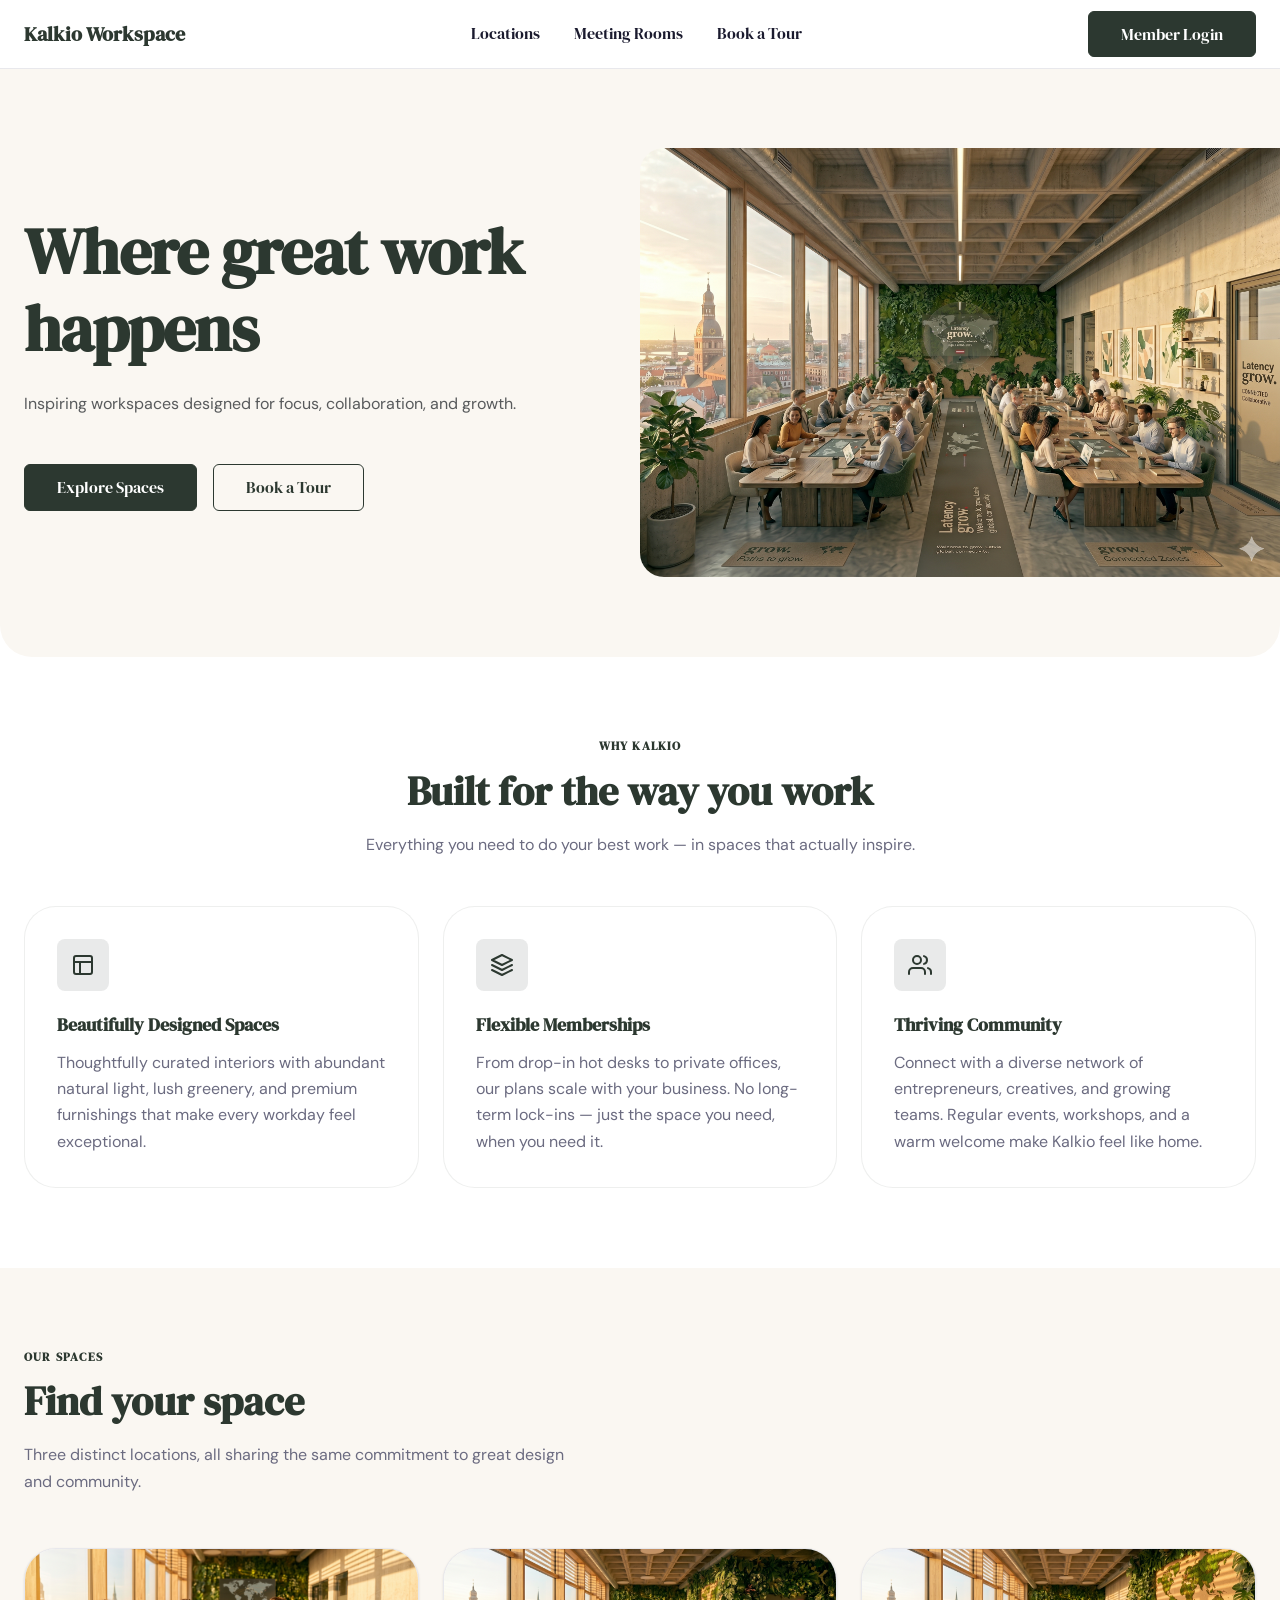
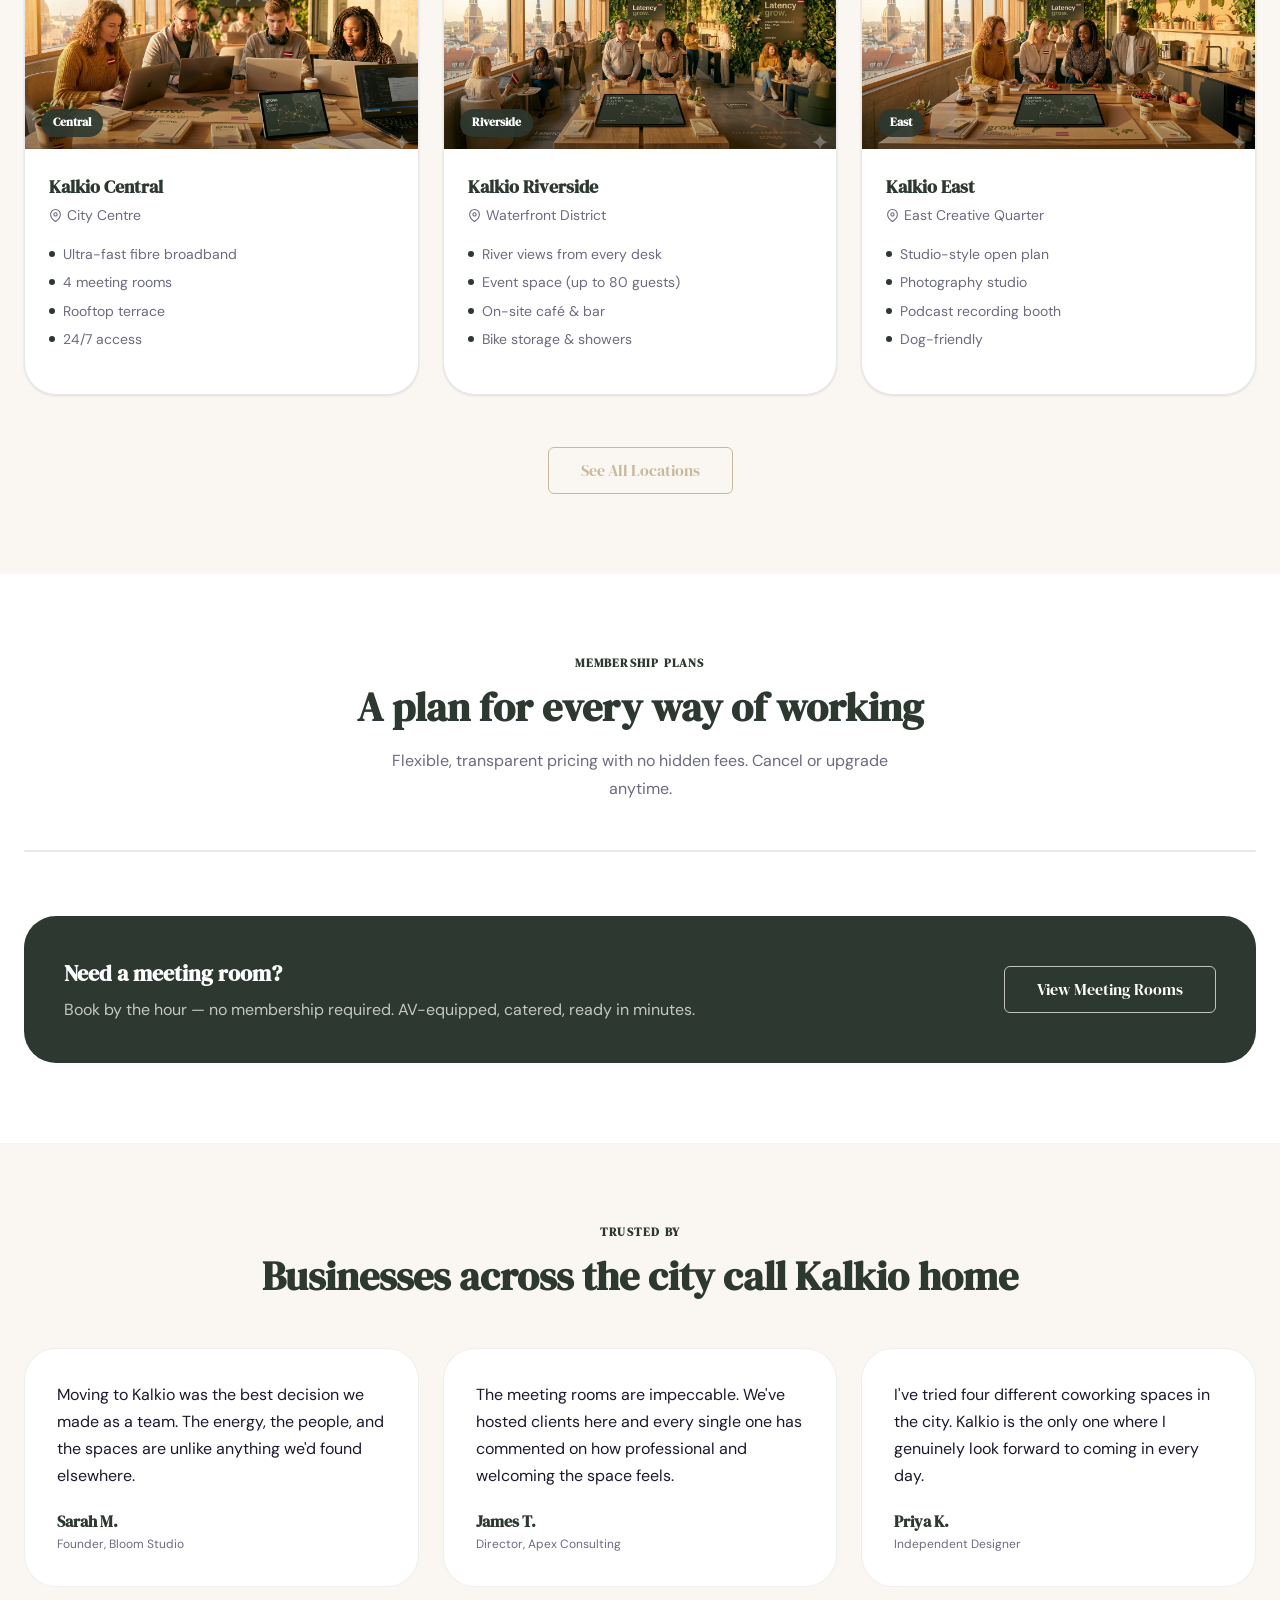
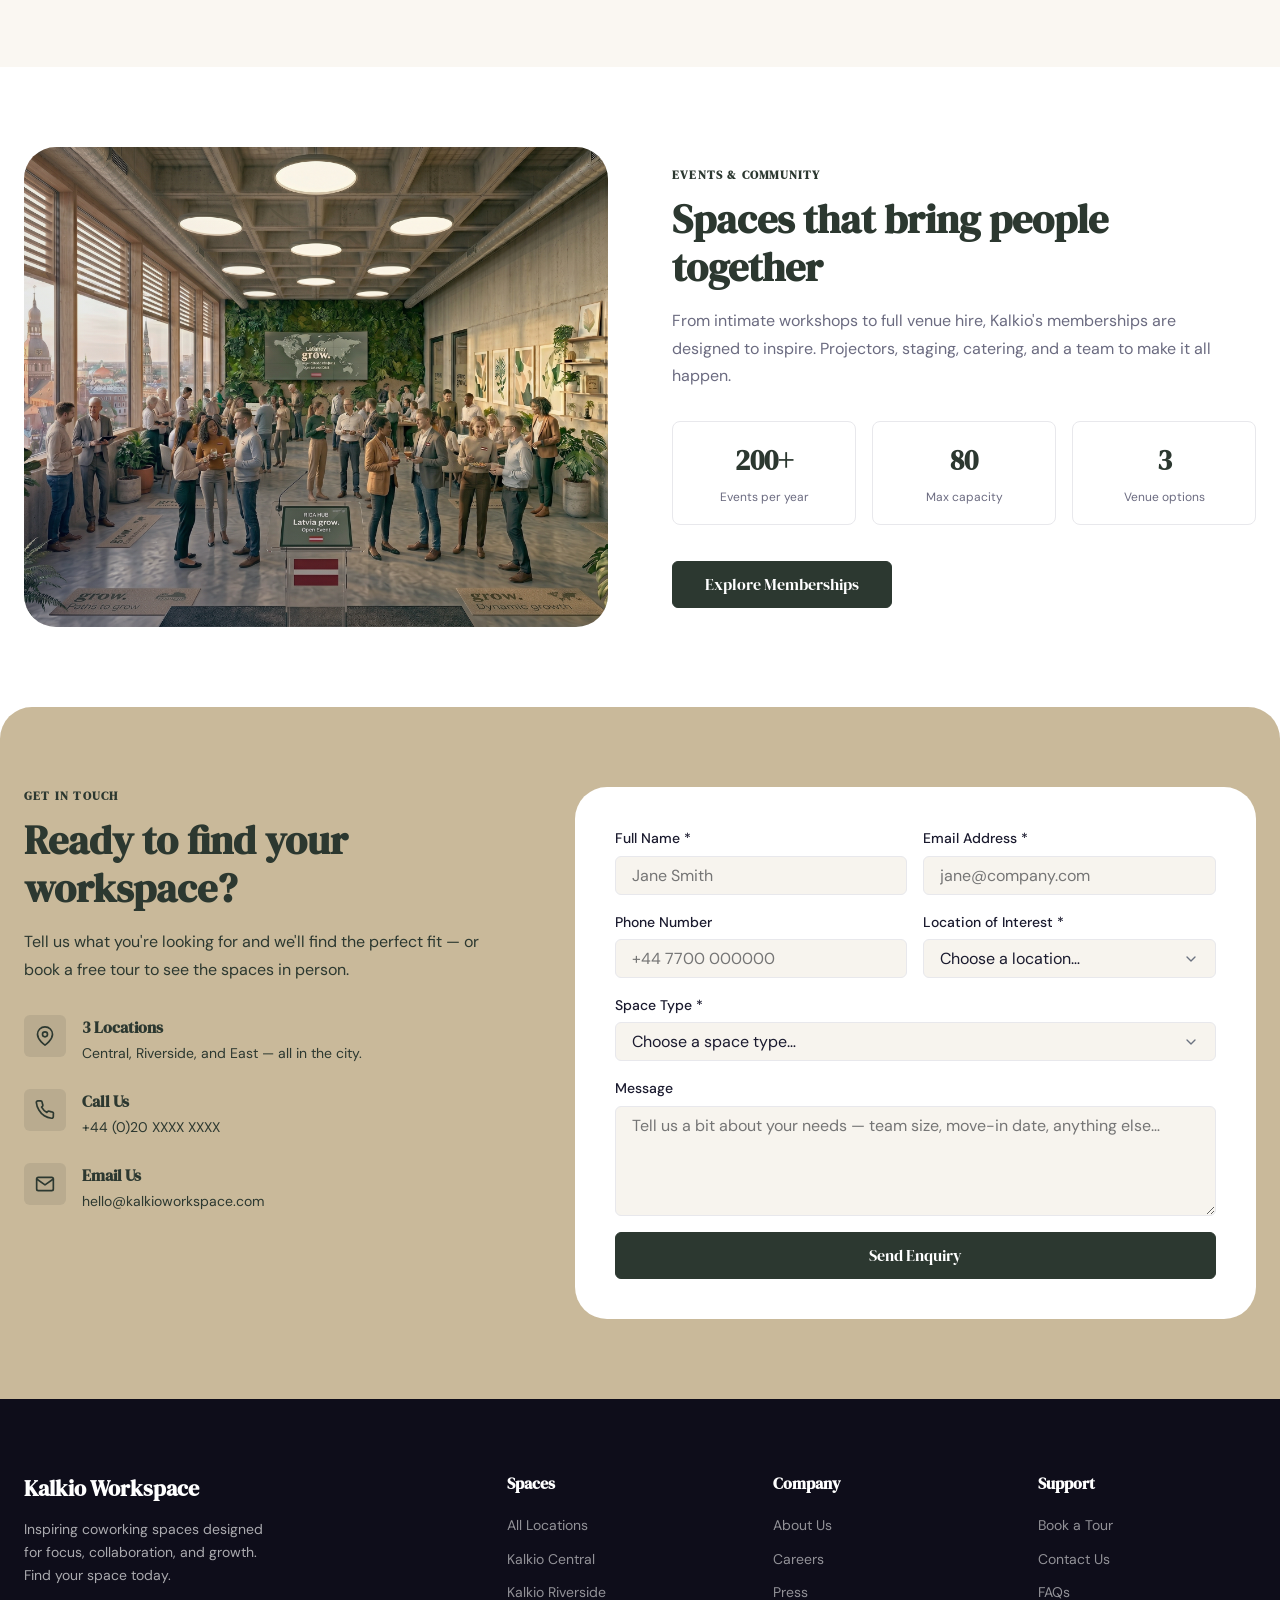
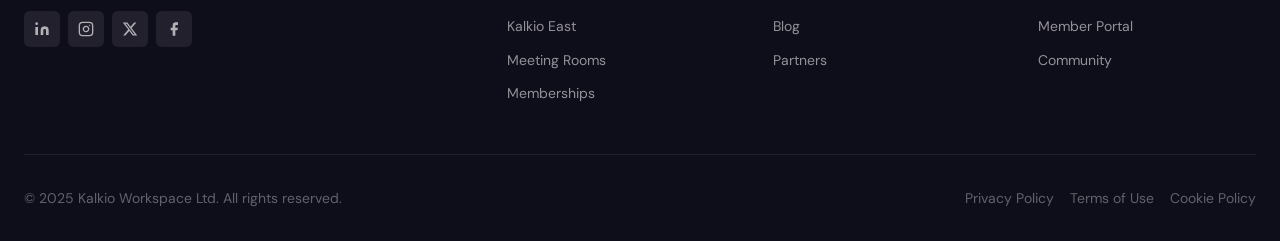
<file: index.html>
<!DOCTYPE html>
<html lang="en">
<head>
  <meta charset="UTF-8" />
  <meta name="viewport" content="width=device-width, initial-scale=1.0" />
  <meta name="description" content="Kalkio Workspace — inspiring coworking spaces designed for focus, collaboration, and growth." />
  <title>Kalkio Workspace — Where Great Work Happens</title>

  <script src="https://mcp.figma.com/mcp/html-to-design/capture.js" async></script>

  <!-- Google Fonts -->
  <link rel="preconnect" href="https://fonts.googleapis.com" />
  <link rel="preconnect" href="https://fonts.gstatic.com" crossorigin />
  <link href="https://fonts.googleapis.com/css2?family=DM+Serif+Display:wght@400;500&family=DM+Sans:wght@400;500;600&display=swap" rel="stylesheet" />

  <!-- Shared Stylesheet -->
  <link rel="stylesheet" href="styles.css" />

  <!-- Nexudus Widget Script -->
  <script src="https://cdn.nexudus.site/widget/nexudus-widget.min.js" defer></script>
</head>
<body>

  <!-- =============================================
       NAVIGATION
       ============================================= -->
  <header class="site-nav" role="banner">
    <div class="container nav-inner">
      <a href="index.html" class="nav-logo" aria-label="Kalkio Workspace — Home">Kalkio Workspace</a>

      <nav class="nav-links" aria-label="Primary navigation">
        <a href="locations.html">Locations</a>
        <a href="meeting-rooms.html">Meeting Rooms</a>
        <a href="book-tour.html">Book a Tour</a>
      </nav>

      <div class="nav-actions">
        <a href="#" class="btn btn-primary">Member Login</a>
      </div>

      <button class="nav-hamburger" aria-label="Open menu" aria-expanded="false" aria-controls="mobile-menu">
        <span></span><span></span><span></span>
      </button>
    </div>

    <!-- Mobile slide-down menu -->
    <nav class="nav-mobile" id="mobile-menu" aria-label="Mobile navigation">
      <a href="locations.html">Locations</a>
      <a href="meeting-rooms.html">Meeting Rooms</a>
      <a href="book-tour.html">Book a Tour</a>
      <div class="nav-mobile-actions">
        <a href="#" class="btn btn-primary">Member Login</a>
      </div>
    </nav>
  </header>

  <main>

    <!-- =============================================
         HERO
         ============================================= -->
    <section class="hero" aria-label="Hero">
      <div class="hero-inner">
        <div class="hero-content">
          <div class="hero-text">
            <h1 class="hero-title">Where great work happens</h1>
            <p class="hero-subtitle">Inspiring workspaces designed for focus, collaboration, and growth.</p>
          </div>
          <div class="hero-actions">
            <a href="#locations" class="btn btn-primary">Explore Spaces</a>
            <a href="book-tour.html" class="btn btn-outline-orange">Book a Tour</a>
          </div>
        </div>
        <div class="hero-image">
          <img src="assets/hero.png" alt="Kalkio Workspace coworking interior" />
        </div>
      </div>
    </section>

    <!-- =============================================
         WHY KALKIO
         ============================================= -->
    <section class="why-kalkio" aria-labelledby="why-kalkio-heading">
      <div class="container">
        <div class="section-header centered">
          <span class="section-label">Why Kalkio</span>
          <h2 class="section-title" id="why-kalkio-heading">Built for the way you work</h2>
          <p class="section-subtitle">Everything you need to do your best work — in spaces that actually inspire.</p>
        </div>

        <div class="features-grid">
          <!-- Card 1 -->
          <div class="feature-card">
            <div class="feature-icon" aria-hidden="true">
              <!-- Beautifully designed spaces icon -->
              <svg width="24" height="24" viewBox="0 0 24 24" fill="none" stroke="currentColor" stroke-width="2" stroke-linecap="round" stroke-linejoin="round" aria-hidden="true">
                <rect x="3" y="3" width="18" height="18" rx="2"/>
                <path d="M3 9h18M9 21V9"/>
              </svg>
            </div>
            <h3>Beautifully Designed Spaces</h3>
            <p>Thoughtfully curated interiors with abundant natural light, lush greenery, and premium furnishings that make every workday feel exceptional.</p>
          </div>

          <!-- Card 2 -->
          <div class="feature-card">
            <div class="feature-icon" aria-hidden="true">
              <!-- Flexible memberships icon -->
              <svg width="24" height="24" viewBox="0 0 24 24" fill="none" stroke="currentColor" stroke-width="2" stroke-linecap="round" stroke-linejoin="round" aria-hidden="true">
                <path d="M12 2L2 7l10 5 10-5-10-5z"/>
                <path d="M2 17l10 5 10-5M2 12l10 5 10-5"/>
              </svg>
            </div>
            <h3>Flexible Memberships</h3>
            <p>From drop-in hot desks to private offices, our plans scale with your business. No long-term lock-ins — just the space you need, when you need it.</p>
          </div>

          <!-- Card 3 -->
          <div class="feature-card">
            <div class="feature-icon" aria-hidden="true">
              <!-- Thriving community icon -->
              <svg width="24" height="24" viewBox="0 0 24 24" fill="none" stroke="currentColor" stroke-width="2" stroke-linecap="round" stroke-linejoin="round" aria-hidden="true">
                <path d="M17 21v-2a4 4 0 0 0-4-4H5a4 4 0 0 0-4 4v2"/>
                <circle cx="9" cy="7" r="4"/>
                <path d="M23 21v-2a4 4 0 0 0-3-3.87M16 3.13a4 4 0 0 1 0 7.75"/>
              </svg>
            </div>
            <h3>Thriving Community</h3>
            <p>Connect with a diverse network of entrepreneurs, creatives, and growing teams. Regular events, workshops, and a warm welcome make Kalkio feel like home.</p>
          </div>
        </div>
      </div>
    </section>

    <!-- =============================================
         LOCATIONS
         ============================================= -->
    <section class="locations-section" id="locations" aria-labelledby="locations-heading">
      <div class="container">
        <div class="section-header">
          <span class="section-label">Our Spaces</span>
          <h2 class="section-title" id="locations-heading">Find your space</h2>
          <p class="section-subtitle">Three distinct locations, all sharing the same commitment to great design and community.</p>
        </div>
      </div>

      <!-- Horizontally scrollable on mobile, 3-up grid feel on desktop -->
      <div class="container">
        <div class="locations-scroll-wrapper">
          <div class="locations-row" role="list">

            <!-- Kalkio Central -->
            <a class="location-card" href="locations.html#central" role="listitem">
              <div class="location-card-image" role="img" aria-label="Kalkio Central — modern coworking interior">
                <img src="assets/location-central.png" alt="Kalkio Central coworking interior" loading="lazy" />
                <span class="location-card-image-label">Central</span>
              </div>
              <div class="location-card-body">
                <h3>Kalkio Central</h3>
                <p class="location-card-city">
                  <svg width="13" height="13" viewBox="0 0 24 24" fill="none" stroke="currentColor" stroke-width="2" stroke-linecap="round" stroke-linejoin="round" aria-hidden="true"><path d="M21 10c0 7-9 13-9 13s-9-6-9-13a9 9 0 0 1 18 0z"/><circle cx="12" cy="10" r="3"/></svg>
                  City Centre
                </p>
                <ul class="location-amenities">
                  <li>Ultra-fast fibre broadband</li>
                  <li>4 meeting rooms</li>
                  <li>Rooftop terrace</li>
                  <li>24/7 access</li>
                </ul>
              </div>
            </a>

            <!-- Kalkio Riverside -->
            <a class="location-card" href="locations.html#riverside" role="listitem">
              <div class="location-card-image" role="img" aria-label="Kalkio Riverside — light-filled coworking space">
                <img src="assets/location-riverside.png" alt="Kalkio Riverside coworking interior" loading="lazy" />
                <span class="location-card-image-label">Riverside</span>
              </div>
              <div class="location-card-body">
                <h3>Kalkio Riverside</h3>
                <p class="location-card-city">
                  <svg width="13" height="13" viewBox="0 0 24 24" fill="none" stroke="currentColor" stroke-width="2" stroke-linecap="round" stroke-linejoin="round" aria-hidden="true"><path d="M21 10c0 7-9 13-9 13s-9-6-9-13a9 9 0 0 1 18 0z"/><circle cx="12" cy="10" r="3"/></svg>
                  Waterfront District
                </p>
                <ul class="location-amenities">
                  <li>River views from every desk</li>
                  <li>Event space (up to 80 guests)</li>
                  <li>On-site café & bar</li>
                  <li>Bike storage & showers</li>
                </ul>
              </div>
            </a>

            <!-- Kalkio East -->
            <a class="location-card" href="locations.html#east" role="listitem">
              <div class="location-card-image" role="img" aria-label="Kalkio East — creative coworking environment">
                <img src="assets/location-east.png" alt="Kalkio East coworking interior" loading="lazy" />
                <span class="location-card-image-label">East</span>
              </div>
              <div class="location-card-body">
                <h3>Kalkio East</h3>
                <p class="location-card-city">
                  <svg width="13" height="13" viewBox="0 0 24 24" fill="none" stroke="currentColor" stroke-width="2" stroke-linecap="round" stroke-linejoin="round" aria-hidden="true"><path d="M21 10c0 7-9 13-9 13s-9-6-9-13a9 9 0 0 1 18 0z"/><circle cx="12" cy="10" r="3"/></svg>
                  East Creative Quarter
                </p>
                <ul class="location-amenities">
                  <li>Studio-style open plan</li>
                  <li>Photography studio</li>
                  <li>Podcast recording booth</li>
                  <li>Dog-friendly</li>
                </ul>
              </div>
            </a>

          </div>
        </div>
      </div>

      <div class="container" style="margin-top: 32px; text-align: center;">
        <a href="locations.html" class="btn btn-secondary">See All Locations</a>
      </div>
    </section>

    <!-- =============================================
         MEMBERSHIPS
         ============================================= -->
    <section class="memberships-section" aria-labelledby="memberships-heading">
      <div class="container">
        <div class="section-header centered">
          <span class="section-label">Membership Plans</span>
          <h2 class="section-title" id="memberships-heading">A plan for every way of working</h2>
          <p class="section-subtitle">Flexible, transparent pricing with no hidden fees. Cancel or upgrade anytime.</p>
        </div>

        <!--
          SIGNUP WIDGET — Nexudus Integration
          - Replace 'your-location' in the `url` attribute with your actual Nexudus subdomain
            e.g. url="https://kalkiocentral.nexudus.site/checkout/tariffs"
          - The widget is loaded by the <script src="...nexudus-widget.min.js"> in <head>
          - Adjust hide-header / hide-footer / hide-logo as needed
        -->
        <div
          id="nexudus-widget-iframe"
          url="https://livasandboxnetwork.nexudus.site/livasandboxnetwork/checkout/tariffs"
          hide-header="true"
          hide-footer="true"
          hide-logo="true"
          aria-label="Membership signup widget"
        ></div>

        <!-- Meeting Rooms Teaser -->
        <div class="meeting-rooms-teaser" style="margin-top: 4rem;">
          <div>
            <h3>Need a meeting room?</h3>
            <p>Book by the hour — no membership required. AV-equipped, catered, ready in minutes.</p>
          </div>
          <a href="meeting-rooms.html" class="btn btn-outline-white">View Meeting Rooms</a>
        </div>
      </div>
    </section>

    <!-- =============================================
         SOCIAL PROOF
         ============================================= -->
    <section class="social-proof" aria-labelledby="social-proof-heading">
      <div class="container">
        <div class="section-header centered">
          <span class="section-label">Trusted by</span>
          <h2 class="section-title" id="social-proof-heading">Businesses across the city call Kalkio home</h2>
        </div>

        <!-- Testimonials -->
        <div class="testimonials-grid">

          <blockquote class="testimonial-card">
            <p class="testimonial-quote">Moving to Kalkio was the best decision we made as a team. The energy, the people, and the spaces are unlike anything we'd found elsewhere.</p>
            <footer class="testimonial-author">
              <div>
                <p class="testimonial-name">Sarah M.</p>
                <p class="testimonial-role">Founder, Bloom Studio</p>
              </div>
            </footer>
          </blockquote>

          <blockquote class="testimonial-card">
            <p class="testimonial-quote">The meeting rooms are impeccable. We've hosted clients here and every single one has commented on how professional and welcoming the space feels.</p>
            <footer class="testimonial-author">
              <div>
                <p class="testimonial-name">James T.</p>
                <p class="testimonial-role">Director, Apex Consulting</p>
              </div>
            </footer>
          </blockquote>

          <blockquote class="testimonial-card">
            <p class="testimonial-quote">I've tried four different coworking spaces in the city. Kalkio is the only one where I genuinely look forward to coming in every day.</p>
            <footer class="testimonial-author">
              <div>
                <p class="testimonial-name">Priya K.</p>
                <p class="testimonial-role">Independent Designer</p>
              </div>
            </footer>
          </blockquote>

        </div>
      </div>
    </section>

    <!-- =============================================
         PLANS TEASER
         ============================================= -->
    <section class="event-teaser" aria-labelledby="event-teaser-heading">
      <div class="container">
        <div class="event-teaser-inner">

          <!-- Image side -->
          <div
            class="event-teaser-image"
            role="img"
            aria-label="Kalkio plan space — bright open room set for a workshop"
          >
            <img src="assets/event-preview.png" alt="Kalkio plan space" loading="lazy" />
          </div>

          <!-- Text side -->
          <div class="event-teaser-content">
            <span class="section-label">Events & Community</span>
            <h2 class="section-title" id="event-teaser-heading">Spaces that bring people together</h2>
            <p class="section-subtitle">From intimate workshops to full venue hire, Kalkio's memberships are designed to inspire. Projectors, staging, catering, and a team to make it all happen.</p>

            <div class="event-teaser-stats">
              <div class="event-stat">
                <span class="event-stat-number">200+</span>
                <span class="event-stat-label">Events per year</span>
              </div>
              <div class="event-stat">
                <span class="event-stat-number">80</span>
                <span class="event-stat-label">Max capacity</span>
              </div>
              <div class="event-stat">
                <span class="event-stat-number">3</span>
                <span class="event-stat-label">Venue options</span>
              </div>
            </div>

            <a href="memberships.html" class="btn btn-primary">Explore Memberships</a>
          </div>

        </div>
      </div>
    </section>

    <!-- =============================================
         ENQUIRY FORM
         ============================================= -->
    <section class="contact-section" id="enquire" aria-labelledby="contact-heading">
      <div class="container">
        <div class="contact-grid">

          <!-- Left: info -->
          <div class="contact-info">
            <span class="section-label">Get in Touch</span>
            <h2 class="section-title" id="contact-heading">Ready to find your workspace?</h2>
            <p class="section-subtitle">Tell us what you're looking for and we'll find the perfect fit — or book a free tour to see the spaces in person.</p>

            <div class="contact-info-items">
              <div class="contact-info-item">
                <div class="contact-info-icon" aria-hidden="true">
                  <svg width="20" height="20" viewBox="0 0 24 24" fill="none" stroke="currentColor" stroke-width="2" stroke-linecap="round" stroke-linejoin="round"><path d="M21 10c0 7-9 13-9 13s-9-6-9-13a9 9 0 0 1 18 0z"/><circle cx="12" cy="10" r="3"/></svg>
                </div>
                <div class="contact-info-text">
                  <h4>3 Locations</h4>
                  <p>Central, Riverside, and East — all in the city.</p>
                </div>
              </div>
              <div class="contact-info-item">
                <div class="contact-info-icon" aria-hidden="true">
                  <svg width="20" height="20" viewBox="0 0 24 24" fill="none" stroke="currentColor" stroke-width="2" stroke-linecap="round" stroke-linejoin="round"><path d="M22 16.92v3a2 2 0 0 1-2.18 2 19.79 19.79 0 0 1-8.63-3.07A19.5 19.5 0 0 1 4.69 12 19.79 19.79 0 0 1 1.61 3.18 2 2 0 0 1 3.6 1h3a2 2 0 0 1 2 1.72c.127.96.361 1.903.7 2.81a2 2 0 0 1-.45 2.11L7.91 8.6a16 16 0 0 0 6.29 6.29l.91-.91a2 2 0 0 1 2.11-.45c.907.339 1.85.573 2.81.7A2 2 0 0 1 22 16.92z"/></svg>
                </div>
                <div class="contact-info-text">
                  <!-- TODO: Replace with actual phone number -->
                  <h4>Call Us</h4>
                  <p>+44 (0)20 XXXX XXXX</p>
                </div>
              </div>
              <div class="contact-info-item">
                <div class="contact-info-icon" aria-hidden="true">
                  <svg width="20" height="20" viewBox="0 0 24 24" fill="none" stroke="currentColor" stroke-width="2" stroke-linecap="round" stroke-linejoin="round"><path d="M4 4h16c1.1 0 2 .9 2 2v12c0 1.1-.9 2-2 2H4c-1.1 0-2-.9-2-2V6c0-1.1.9-2 2-2z"/><polyline points="22,6 12,13 2,6"/></svg>
                </div>
                <div class="contact-info-text">
                  <!-- TODO: Replace with actual email address -->
                  <h4>Email Us</h4>
                  <p>hello@kalkioworkspace.com</p>
                </div>
              </div>
            </div>
          </div>

          <!-- Right: form card -->
          <div class="enquiry-form">
            <form id="enquiry-form" novalidate aria-label="Workspace enquiry form">
              <div class="form-grid">

                <div class="form-group">
                  <label for="enq-name">Full Name <span aria-hidden="true">*</span></label>
                  <input type="text" id="enq-name" name="name" required placeholder="Jane Smith" autocomplete="name" />
                  <span class="form-error-msg" role="alert"></span>
                </div>

                <div class="form-group">
                  <label for="enq-email">Email Address <span aria-hidden="true">*</span></label>
                  <input type="email" id="enq-email" name="email" required placeholder="jane@company.com" autocomplete="email" />
                  <span class="form-error-msg" role="alert"></span>
                </div>

                <div class="form-group">
                  <label for="enq-phone">Phone Number</label>
                  <input type="tel" id="enq-phone" name="phone" placeholder="+44 7700 000000" autocomplete="tel" />
                  <span class="form-error-msg" role="alert"></span>
                </div>

                <div class="form-group">
                  <label for="enq-location">Location of Interest <span aria-hidden="true">*</span></label>
                  <select id="enq-location" name="location" required>
                    <option value="" disabled selected>Choose a location…</option>
                    <option value="central">Kalkio Central</option>
                    <option value="riverside">Kalkio Riverside</option>
                    <option value="east">Kalkio East</option>
                    <option value="any">Any / Not sure yet</option>
                  </select>
                  <span class="form-error-msg" role="alert"></span>
                </div>

                <div class="form-group full-width">
                  <label for="enq-space-type">Space Type <span aria-hidden="true">*</span></label>
                  <select id="enq-space-type" name="space_type" required>
                    <option value="" disabled selected>Choose a space type…</option>
                    <option value="hot-desk">Hot Desk</option>
                    <option value="dedicated-desk">Dedicated Desk</option>
                    <option value="private-office">Private Office</option>
                    <option value="meeting-room">Meeting Room</option>
                    <option value="event-space">Event Space</option>
                    <option value="other">Other / Not sure</option>
                  </select>
                  <span class="form-error-msg" role="alert"></span>
                </div>

                <div class="form-group full-width">
                  <label for="enq-message">Message</label>
                  <textarea id="enq-message" name="message" placeholder="Tell us a bit about your needs — team size, move-in date, anything else…"></textarea>
                  <span class="form-error-msg" role="alert"></span>
                </div>

              </div>

              <button type="submit" class="btn btn-primary form-submit">Send Enquiry</button>
              <div id="enquiry-success" class="form-success" role="status" aria-live="polite"></div>
            </form>
          </div>

        </div>
      </div>
    </section>

  </main>

  <!-- =============================================
       FOOTER
       ============================================= -->
  <footer class="site-footer" role="contentinfo">
    <div class="container">
      <div class="footer-grid">

        <!-- Brand column -->
        <div class="footer-brand">
          <a href="index.html" class="nav-logo" aria-label="Kalkio Workspace — Home">Kalkio Workspace</a>
          <p>Inspiring coworking spaces designed for focus, collaboration, and growth. Find your space today.</p>
          <div class="footer-social" aria-label="Social media links">
            <!-- LinkedIn -->
            <a href="#" class="social-icon" aria-label="Kalkio Workspace on LinkedIn">
              <svg width="16" height="16" viewBox="0 0 24 24" fill="currentColor" aria-hidden="true"><path d="M16 8a6 6 0 0 1 6 6v7h-4v-7a2 2 0 0 0-2-2 2 2 0 0 0-2 2v7h-4v-7a6 6 0 0 1 6-6zM2 9h4v12H2z"/><circle cx="4" cy="4" r="2"/></svg>
            </a>
            <!-- Instagram -->
            <a href="#" class="social-icon" aria-label="Kalkio Workspace on Instagram">
              <svg width="16" height="16" viewBox="0 0 24 24" fill="none" stroke="currentColor" stroke-width="2" stroke-linecap="round" stroke-linejoin="round" aria-hidden="true"><rect x="2" y="2" width="20" height="20" rx="5" ry="5"/><path d="M16 11.37A4 4 0 1 1 12.63 8 4 4 0 0 1 16 11.37z"/><line x1="17.5" y1="6.5" x2="17.51" y2="6.5"/></svg>
            </a>
            <!-- Twitter / X -->
            <a href="#" class="social-icon" aria-label="Kalkio Workspace on X (Twitter)">
              <svg width="16" height="16" viewBox="0 0 24 24" fill="currentColor" aria-hidden="true"><path d="M18.244 2.25h3.308l-7.227 8.26 8.502 11.24H16.17l-5.214-6.817L4.99 21.75H1.68l7.73-8.835L1.254 2.25H8.08l4.713 6.231zm-1.161 17.52h1.833L7.084 4.126H5.117z"/></svg>
            </a>
            <!-- Facebook -->
            <a href="#" class="social-icon" aria-label="Kalkio Workspace on Facebook">
              <svg width="16" height="16" viewBox="0 0 24 24" fill="currentColor" aria-hidden="true"><path d="M18 2h-3a5 5 0 0 0-5 5v3H7v4h3v8h4v-8h3l1-4h-4V7a1 1 0 0 1 1-1h3z"/></svg>
            </a>
          </div>
        </div>

        <!-- Spaces -->
        <nav class="footer-col" aria-label="Spaces links">
          <h4>Spaces</h4>
          <ul>
            <li><a href="locations.html">All Locations</a></li>
            <li><a href="locations.html#central">Kalkio Central</a></li>
            <li><a href="locations.html#riverside">Kalkio Riverside</a></li>
            <li><a href="locations.html#east">Kalkio East</a></li>
            <li><a href="meeting-rooms.html">Meeting Rooms</a></li>
            <li><a href="memberships.html">Memberships</a></li>
          </ul>
        </nav>

        <!-- Company -->
        <nav class="footer-col" aria-label="Company links">
          <h4>Company</h4>
          <ul>
            <li><a href="#">About Us</a></li>
            <li><a href="#">Careers</a></li>
            <li><a href="#">Press</a></li>
            <li><a href="#">Blog</a></li>
            <li><a href="#">Partners</a></li>
          </ul>
        </nav>

        <!-- Support -->
        <nav class="footer-col" aria-label="Support links">
          <h4>Support</h4>
          <ul>
            <li><a href="book-tour.html">Book a Tour</a></li>
            <li><a href="#enquire">Contact Us</a></li>
            <li><a href="#">FAQs</a></li>
            <li><a href="#">Member Portal</a></li>
            <li><a href="#">Community</a></li>
          </ul>
        </nav>

      </div>

      <div class="footer-bottom">
        <p>&copy; 2025 Kalkio Workspace Ltd. All rights reserved.</p>
        <div class="footer-bottom-links">
          <a href="#">Privacy Policy</a>
          <a href="#">Terms of Use</a>
          <a href="#">Cookie Policy</a>
        </div>
      </div>
    </div>
  </footer>

  <!-- =============================================
       NEXUDUS AI CHAT
       ============================================= -->
  <script
    src="https://cdn.nexudus.site/widget/nexudus-ai-chat.min.js"
    data-api-base="https://livasandboxnetwork.spaces.nexudus.com"
    data-position="right"
    data-primary-color="#2C3830"
    data-text-color="#ffffff"
    data-greeting="Hi! How can I help you today?"
    data-placeholder="Ask me anything..."
  ></script>

  <!-- Shared JavaScript -->
  <script src="main.js"></script>
</body>
</html>
</file>
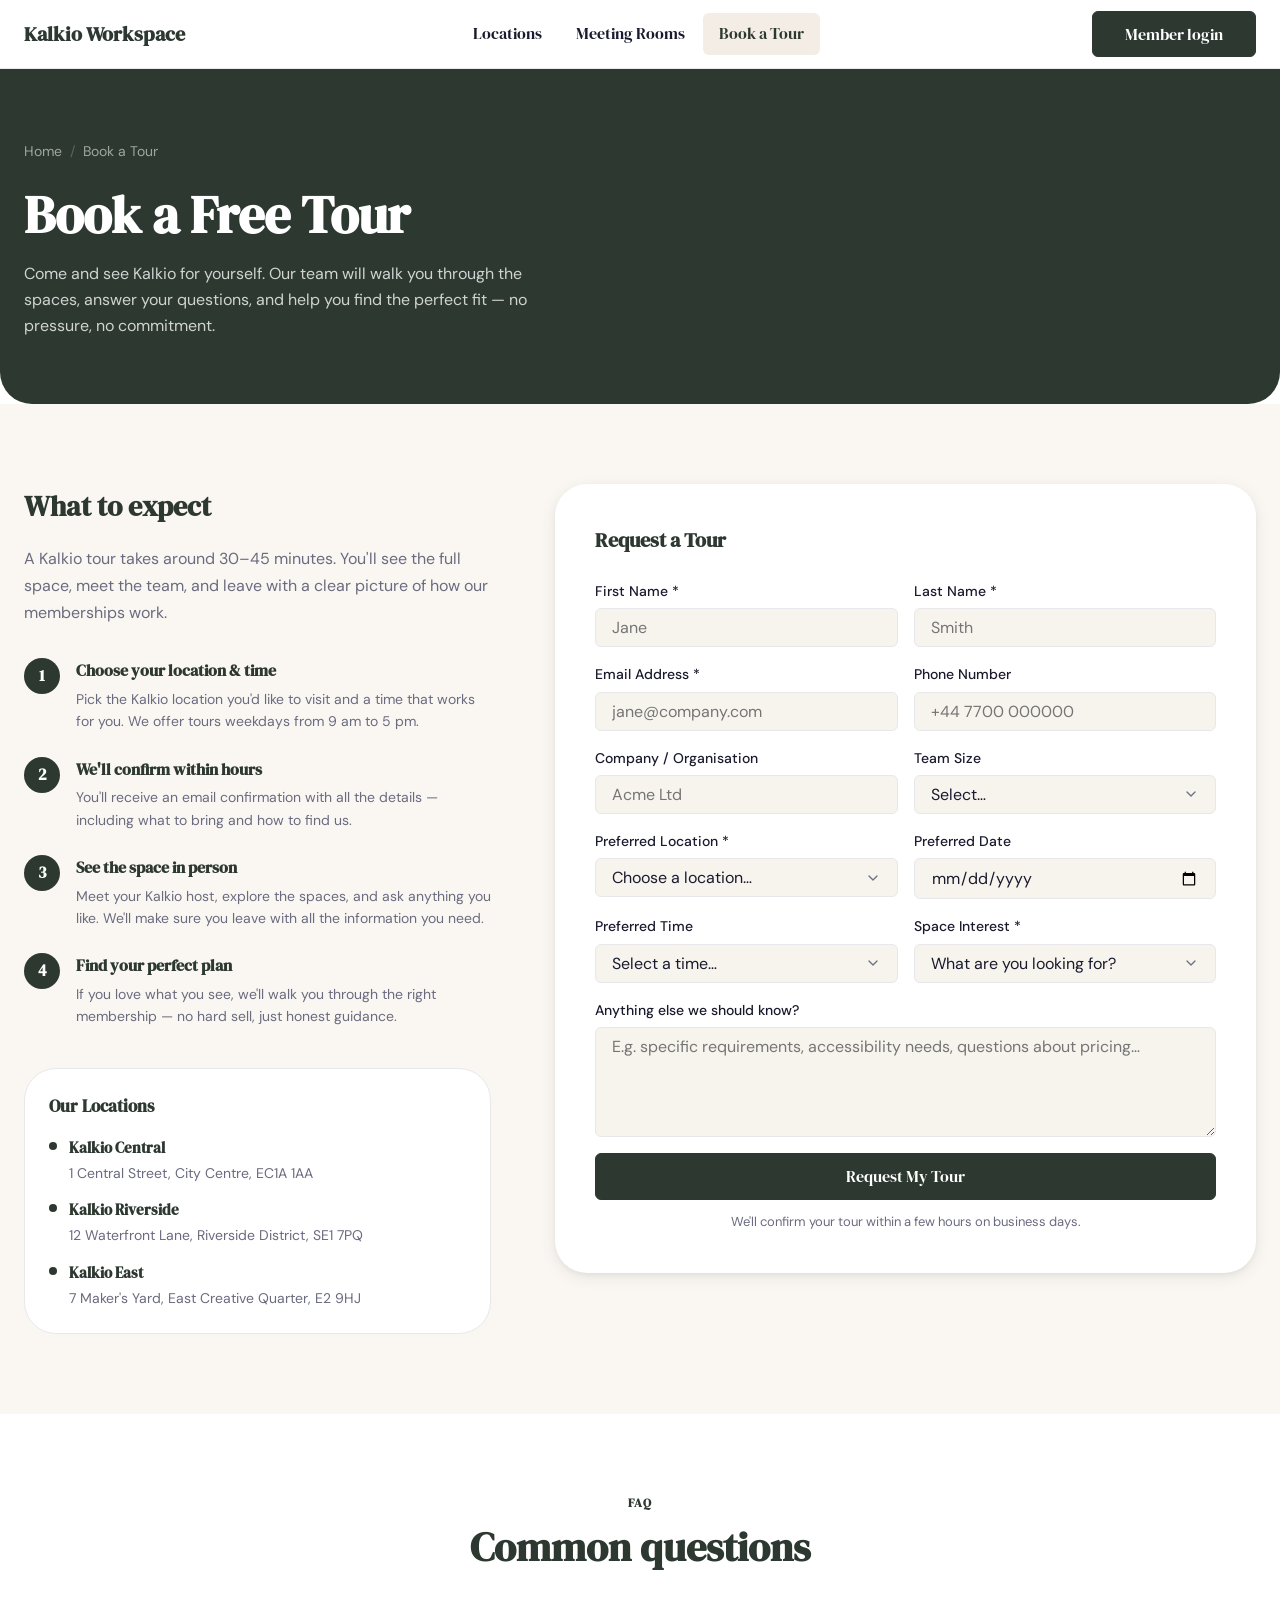
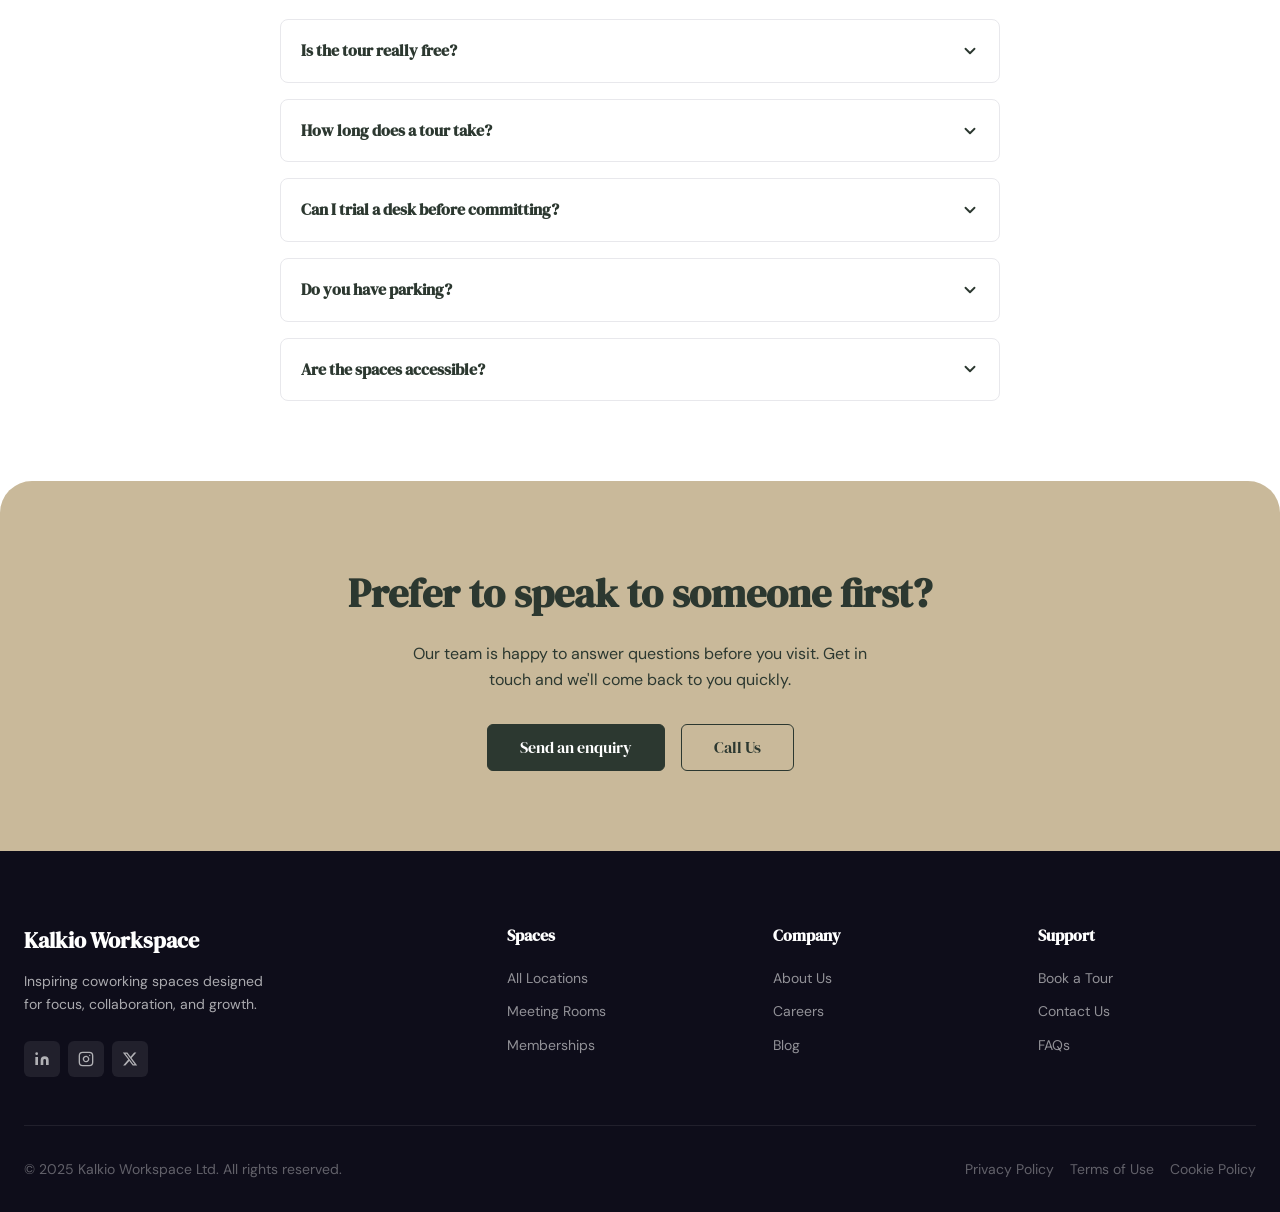
<file: book-tour.html>
<!DOCTYPE html>
<html lang="en">
<head>
  <meta charset="UTF-8" />
  <meta name="viewport" content="width=device-width, initial-scale=1.0" />
  <meta name="description" content="Book a free tour of Kalkio Workspace. See our coworking spaces in person and find the right plan for you." />
  <title>Book a Tour — Kalkio Workspace</title>

  <script src="https://mcp.figma.com/mcp/html-to-design/capture.js" async></script>

  <!-- Google Fonts -->
  <link rel="preconnect" href="https://fonts.googleapis.com" />
  <link rel="preconnect" href="https://fonts.gstatic.com" crossorigin />
  <link href="https://fonts.googleapis.com/css2?family=DM+Serif+Display:wght@400;500&family=DM+Sans:wght@400;500;600&display=swap" rel="stylesheet" />

  <!-- Shared Stylesheet -->
  <link rel="stylesheet" href="styles.css" />
</head>
<body>

  <!-- =============================================
       NAVIGATION
       ============================================= -->
  <header class="site-nav" role="banner">
    <div class="container nav-inner">
      <a href="index.html" class="nav-logo" aria-label="Kalkio Workspace — Home">Kalkio Workspace</a>

      <nav class="nav-links" aria-label="Primary navigation">
        <a href="locations.html">Locations</a>
        <a href="meeting-rooms.html">Meeting Rooms</a>
        <a href="book-tour.html" class="active">Book a Tour</a>
      </nav>

      <div class="nav-actions">
        <a href="#" class="btn btn-primary">Member login</a>
      </div>

      <button class="nav-hamburger" aria-label="Open menu" aria-expanded="false" aria-controls="mobile-menu">
        <span></span><span></span><span></span>
      </button>
    </div>

    <nav class="nav-mobile" id="mobile-menu" aria-label="Mobile navigation">
      <a href="locations.html">Locations</a>
      <a href="meeting-rooms.html">Meeting Rooms</a>
      <a href="book-tour.html">Book a Tour</a>
      <div class="nav-mobile-actions">
        <a href="#" class="btn btn-secondary">Member Login</a>
        <a href="book-tour.html" class="btn btn-primary">Book a Tour</a>
      </div>
    </nav>
  </header>

  <main>

    <!-- =============================================
         PAGE HERO
         ============================================= -->
    <section class="page-hero" aria-labelledby="page-hero-heading">
      <div class="container">
        <nav class="breadcrumb" aria-label="Breadcrumb">
          <a href="index.html">Home</a>
          <span class="breadcrumb-sep" aria-hidden="true">/</span>
          <span aria-current="page">Book a Tour</span>
        </nav>
        <h1 class="page-hero-title" id="page-hero-heading">Book a Free Tour</h1>
        <p class="page-hero-subtitle">Come and see Kalkio for yourself. Our team will walk you through the spaces, answer your questions, and help you find the perfect fit — no pressure, no commitment.</p>
      </div>
    </section>

    <!-- =============================================
         TOUR BOOKING SECTION
         ============================================= -->
    <section class="book-tour-section" aria-labelledby="tour-form-heading">
      <div class="container">
        <div class="book-tour-grid">

          <!-- Left: info & steps -->
          <div class="book-tour-info">
            <h2>What to expect</h2>
            <p>A Kalkio tour takes around 30–45 minutes. You'll see the full space, meet the team, and leave with a clear picture of how our memberships work.</p>

            <div class="tour-steps" role="list">

              <div class="tour-step" role="listitem">
                <div class="tour-step-number" aria-label="Step 1">1</div>
                <div class="tour-step-text">
                  <h4>Choose your location & time</h4>
                  <p>Pick the Kalkio location you'd like to visit and a time that works for you. We offer tours weekdays from 9 am to 5 pm.</p>
                </div>
              </div>

              <div class="tour-step" role="listitem">
                <div class="tour-step-number" aria-label="Step 2">2</div>
                <div class="tour-step-text">
                  <h4>We'll confirm within hours</h4>
                  <p>You'll receive an email confirmation with all the details — including what to bring and how to find us.</p>
                </div>
              </div>

              <div class="tour-step" role="listitem">
                <div class="tour-step-number" aria-label="Step 3">3</div>
                <div class="tour-step-text">
                  <h4>See the space in person</h4>
                  <p>Meet your Kalkio host, explore the spaces, and ask anything you like. We'll make sure you leave with all the information you need.</p>
                </div>
              </div>

              <div class="tour-step" role="listitem">
                <div class="tour-step-number" aria-label="Step 4">4</div>
                <div class="tour-step-text">
                  <h4>Find your perfect plan</h4>
                  <p>If you love what you see, we'll walk you through the right membership — no hard sell, just honest guidance.</p>
                </div>
              </div>

            </div>

            <!-- Location quick-links -->
            <div style="margin-top: 40px; padding: 24px; background-color: var(--color-white); border-radius: var(--radius-lg); border: 1px solid var(--color-border);">
              <h3 style="font-family: var(--font-display); font-size: 1.0625rem; font-weight: 600; color: var(--color-primary); margin-bottom: 16px;">Our Locations</h3>
              <div style="display: flex; flex-direction: column; gap: 14px;">

                <div style="display: flex; align-items: flex-start; gap: 12px;">
                  <div style="width: 8px; height: 8px; border-radius: 50%; background-color: var(--color-primary); flex-shrink: 0; margin-top: 6px;"></div>
                  <div>
                    <p style="font-family: var(--font-display); font-size: 0.9375rem; font-weight: 600; color: var(--color-primary); margin-bottom: 2px;">Kalkio Central</p>
                    <!-- TODO: Replace with real address -->
                    <p style="font-size: 0.875rem; color: var(--color-text-muted);">1 Central Street, City Centre, EC1A 1AA</p>
                  </div>
                </div>

                <div style="display: flex; align-items: flex-start; gap: 12px;">
                  <div style="width: 8px; height: 8px; border-radius: 50%; background-color: var(--color-primary); flex-shrink: 0; margin-top: 6px;"></div>
                  <div>
                    <p style="font-family: var(--font-display); font-size: 0.9375rem; font-weight: 600; color: var(--color-primary); margin-bottom: 2px;">Kalkio Riverside</p>
                    <!-- TODO: Replace with real address -->
                    <p style="font-size: 0.875rem; color: var(--color-text-muted);">12 Waterfront Lane, Riverside District, SE1 7PQ</p>
                  </div>
                </div>

                <div style="display: flex; align-items: flex-start; gap: 12px;">
                  <div style="width: 8px; height: 8px; border-radius: 50%; background-color: var(--color-primary); flex-shrink: 0; margin-top: 6px;"></div>
                  <div>
                    <p style="font-family: var(--font-display); font-size: 0.9375rem; font-weight: 600; color: var(--color-primary); margin-bottom: 2px;">Kalkio East</p>
                    <!-- TODO: Replace with real address -->
                    <p style="font-size: 0.875rem; color: var(--color-text-muted);">7 Maker's Yard, East Creative Quarter, E2 9HJ</p>
                  </div>
                </div>

              </div>
            </div>
          </div>

          <!-- Right: tour request form -->
          <div class="book-tour-form">
            <h3 id="tour-form-heading">Request a Tour</h3>
            <form id="tour-form" novalidate aria-label="Tour booking form">
              <div class="form-grid">

                <div class="form-group">
                  <label for="tour-first-name">First Name <span aria-hidden="true">*</span></label>
                  <input type="text" id="tour-first-name" name="first_name" required placeholder="Jane" autocomplete="given-name" />
                  <span class="form-error-msg" role="alert"></span>
                </div>

                <div class="form-group">
                  <label for="tour-last-name">Last Name <span aria-hidden="true">*</span></label>
                  <input type="text" id="tour-last-name" name="last_name" required placeholder="Smith" autocomplete="family-name" />
                  <span class="form-error-msg" role="alert"></span>
                </div>

                <div class="form-group">
                  <label for="tour-email">Email Address <span aria-hidden="true">*</span></label>
                  <input type="email" id="tour-email" name="email" required placeholder="jane@company.com" autocomplete="email" />
                  <span class="form-error-msg" role="alert"></span>
                </div>

                <div class="form-group">
                  <label for="tour-phone">Phone Number</label>
                  <input type="tel" id="tour-phone" name="phone" placeholder="+44 7700 000000" autocomplete="tel" />
                  <span class="form-error-msg" role="alert"></span>
                </div>

                <div class="form-group">
                  <label for="tour-company">Company / Organisation</label>
                  <input type="text" id="tour-company" name="company" placeholder="Acme Ltd" autocomplete="organization" />
                  <span class="form-error-msg" role="alert"></span>
                </div>

                <div class="form-group">
                  <label for="tour-team-size">Team Size</label>
                  <select id="tour-team-size" name="team_size">
                    <option value="" disabled selected>Select…</option>
                    <option value="1">Just me</option>
                    <option value="2-5">2–5 people</option>
                    <option value="6-10">6–10 people</option>
                    <option value="11-20">11–20 people</option>
                    <option value="21+">21+ people</option>
                  </select>
                  <span class="form-error-msg" role="alert"></span>
                </div>

                <div class="form-group">
                  <label for="tour-location">Preferred Location <span aria-hidden="true">*</span></label>
                  <select id="tour-location" name="location" required>
                    <option value="" disabled selected>Choose a location…</option>
                    <option value="central">Kalkio Central</option>
                    <option value="riverside">Kalkio Riverside</option>
                    <option value="east">Kalkio East</option>
                    <option value="any">Any / Open to all</option>
                  </select>
                  <span class="form-error-msg" role="alert"></span>
                </div>

                <div class="form-group">
                  <label for="tour-preferred-date">Preferred Date</label>
                  <input type="date" id="tour-preferred-date" name="preferred_date" min="" />
                  <span class="form-error-msg" role="alert"></span>
                </div>

                <div class="form-group">
                  <label for="tour-preferred-time">Preferred Time</label>
                  <select id="tour-preferred-time" name="preferred_time">
                    <option value="" disabled selected>Select a time…</option>
                    <option value="9am">9:00 am</option>
                    <option value="10am">10:00 am</option>
                    <option value="11am">11:00 am</option>
                    <option value="12pm">12:00 pm</option>
                    <option value="1pm">1:00 pm</option>
                    <option value="2pm">2:00 pm</option>
                    <option value="3pm">3:00 pm</option>
                    <option value="4pm">4:00 pm</option>
                  </select>
                  <span class="form-error-msg" role="alert"></span>
                </div>

                <div class="form-group">
                  <label for="tour-space-interest">Space Interest <span aria-hidden="true">*</span></label>
                  <select id="tour-space-interest" name="space_interest" required>
                    <option value="" disabled selected>What are you looking for?</option>
                    <option value="hot-desk">Hot Desk</option>
                    <option value="dedicated-desk">Dedicated Desk</option>
                    <option value="private-office">Private Office</option>
                    <option value="meeting-rooms">Meeting Rooms Only</option>
                    <option value="event-space">Event Space</option>
                    <option value="not-sure">Not sure yet</option>
                  </select>
                  <span class="form-error-msg" role="alert"></span>
                </div>

                <div class="form-group full-width">
                  <label for="tour-message">Anything else we should know?</label>
                  <textarea id="tour-message" name="message" placeholder="E.g. specific requirements, accessibility needs, questions about pricing…"></textarea>
                  <span class="form-error-msg" role="alert"></span>
                </div>

              </div>

              <button type="submit" class="btn btn-primary form-submit">Request My Tour</button>
              <p style="font-size: 0.8125rem; color: var(--color-text-muted); margin-top: 12px; text-align: center;">
                We'll confirm your tour within a few hours on business days.
              </p>
              <div id="tour-success" class="form-success" role="status" aria-live="polite"></div>
            </form>
          </div>

        </div>
      </div>
    </section>

    <!-- =============================================
         FAQs
         ============================================= -->
    <section style="padding: var(--space-xl) 0; background-color: var(--color-white);" aria-labelledby="faq-heading">
      <div class="container">
        <div class="section-header centered">
          <span class="section-label">FAQ</span>
          <h2 class="section-title" id="faq-heading">Common questions</h2>
        </div>

        <div style="max-width: 720px; margin: 0 auto; display: flex; flex-direction: column; gap: 16px;">

          <details style="border: 1px solid var(--color-border); border-radius: var(--radius-md); padding: 0; overflow: hidden;">
            <summary style="padding: 18px 20px; font-family: var(--font-display); font-size: 1rem; font-weight: 600; color: var(--color-primary); cursor: pointer; list-style: none; display: flex; justify-content: space-between; align-items: center;">
              Is the tour really free?
              <svg width="18" height="18" viewBox="0 0 24 24" fill="none" stroke="currentColor" stroke-width="2.5" stroke-linecap="round" stroke-linejoin="round" aria-hidden="true" style="flex-shrink:0;"><polyline points="6 9 12 15 18 9"/></svg>
            </summary>
            <p style="padding: 0 20px 18px; font-size: 0.9375rem; color: var(--color-text-muted); line-height: 1.7;">Yes, completely. There's no commitment, no sales pressure — just a genuine chance to see the spaces, meet the team, and ask any questions.</p>
          </details>

          <details style="border: 1px solid var(--color-border); border-radius: var(--radius-md); padding: 0; overflow: hidden;">
            <summary style="padding: 18px 20px; font-family: var(--font-display); font-size: 1rem; font-weight: 600; color: var(--color-primary); cursor: pointer; list-style: none; display: flex; justify-content: space-between; align-items: center;">
              How long does a tour take?
              <svg width="18" height="18" viewBox="0 0 24 24" fill="none" stroke="currentColor" stroke-width="2.5" stroke-linecap="round" stroke-linejoin="round" aria-hidden="true" style="flex-shrink:0;"><polyline points="6 9 12 15 18 9"/></svg>
            </summary>
            <p style="padding: 0 20px 18px; font-size: 0.9375rem; color: var(--color-text-muted); line-height: 1.7;">Most tours last between 30 and 45 minutes, depending on how many questions you have. If you'd like to go deeper on a particular space or pricing, we're happy to spend longer.</p>
          </details>

          <details style="border: 1px solid var(--color-border); border-radius: var(--radius-md); padding: 0; overflow: hidden;">
            <summary style="padding: 18px 20px; font-family: var(--font-display); font-size: 1rem; font-weight: 600; color: var(--color-primary); cursor: pointer; list-style: none; display: flex; justify-content: space-between; align-items: center;">
              Can I trial a desk before committing?
              <svg width="18" height="18" viewBox="0 0 24 24" fill="none" stroke="currentColor" stroke-width="2.5" stroke-linecap="round" stroke-linejoin="round" aria-hidden="true" style="flex-shrink:0;"><polyline points="6 9 12 15 18 9"/></svg>
            </summary>
            <p style="padding: 0 20px 18px; font-size: 0.9375rem; color: var(--color-text-muted); line-height: 1.7;">Yes — we offer a day pass option so you can experience the space before signing up for a membership. Ask your host about this during your tour.</p>
          </details>

          <details style="border: 1px solid var(--color-border); border-radius: var(--radius-md); padding: 0; overflow: hidden;">
            <summary style="padding: 18px 20px; font-family: var(--font-display); font-size: 1rem; font-weight: 600; color: var(--color-primary); cursor: pointer; list-style: none; display: flex; justify-content: space-between; align-items: center;">
              Do you have parking?
              <svg width="18" height="18" viewBox="0 0 24 24" fill="none" stroke="currentColor" stroke-width="2.5" stroke-linecap="round" stroke-linejoin="round" aria-hidden="true" style="flex-shrink:0;"><polyline points="6 9 12 15 18 9"/></svg>
            </summary>
            <p style="padding: 0 20px 18px; font-size: 0.9375rem; color: var(--color-text-muted); line-height: 1.7;">All Kalkio locations are well-connected by public transport. Paid parking is available nearby at each site, and Kalkio East has limited on-street parking. We also offer secure bike storage at all locations.</p>
          </details>

          <details style="border: 1px solid var(--color-border); border-radius: var(--radius-md); padding: 0; overflow: hidden;">
            <summary style="padding: 18px 20px; font-family: var(--font-display); font-size: 1rem; font-weight: 600; color: var(--color-primary); cursor: pointer; list-style: none; display: flex; justify-content: space-between; align-items: center;">
              Are the spaces accessible?
              <svg width="18" height="18" viewBox="0 0 24 24" fill="none" stroke="currentColor" stroke-width="2.5" stroke-linecap="round" stroke-linejoin="round" aria-hidden="true" style="flex-shrink:0;"><polyline points="6 9 12 15 18 9"/></svg>
            </summary>
            <p style="padding: 0 20px 18px; font-size: 0.9375rem; color: var(--color-text-muted); line-height: 1.7;">Yes. All Kalkio locations are step-free accessible, with lift access to all floors, accessible toilets, and adjustable desks available. Let us know of any specific requirements when you book and we'll make sure everything is ready.</p>
          </details>

        </div>
      </div>
    </section>

    <!-- =============================================
         CTA STRIP
         ============================================= -->
    <section class="cta-strip" aria-labelledby="book-cta-heading">
      <div class="container">
        <h2 id="book-cta-heading">Prefer to speak to someone first?</h2>
        <p>Our team is happy to answer questions before you visit. Get in touch and we'll come back to you quickly.</p>
        <div class="cta-strip-actions">
          <a href="index.html#enquire" class="btn btn-primary">Send an enquiry</a>
          <!-- TODO: Replace href with your actual phone number link -->
          <a href="tel:+44200000000" class="btn btn-outline-primary">Call Us</a>
        </div>
      </div>
    </section>

  </main>

  <!-- =============================================
       FOOTER
       ============================================= -->
  <footer class="site-footer" role="contentinfo">
    <div class="container">
      <div class="footer-grid">
        <div class="footer-brand">
          <a href="index.html" class="nav-logo" aria-label="Kalkio Workspace — Home">Kalkio Workspace</a>
          <p>Inspiring coworking spaces designed for focus, collaboration, and growth.</p>
          <div class="footer-social" aria-label="Social media links">
            <a href="#" class="social-icon" aria-label="LinkedIn">
              <svg width="16" height="16" viewBox="0 0 24 24" fill="currentColor" aria-hidden="true"><path d="M16 8a6 6 0 0 1 6 6v7h-4v-7a2 2 0 0 0-2-2 2 2 0 0 0-2 2v7h-4v-7a6 6 0 0 1 6-6zM2 9h4v12H2z"/><circle cx="4" cy="4" r="2"/></svg>
            </a>
            <a href="#" class="social-icon" aria-label="Instagram">
              <svg width="16" height="16" viewBox="0 0 24 24" fill="none" stroke="currentColor" stroke-width="2" stroke-linecap="round" stroke-linejoin="round" aria-hidden="true"><rect x="2" y="2" width="20" height="20" rx="5" ry="5"/><path d="M16 11.37A4 4 0 1 1 12.63 8 4 4 0 0 1 16 11.37z"/><line x1="17.5" y1="6.5" x2="17.51" y2="6.5"/></svg>
            </a>
            <a href="#" class="social-icon" aria-label="X (Twitter)">
              <svg width="16" height="16" viewBox="0 0 24 24" fill="currentColor" aria-hidden="true"><path d="M18.244 2.25h3.308l-7.227 8.26 8.502 11.24H16.17l-5.214-6.817L4.99 21.75H1.68l7.73-8.835L1.254 2.25H8.08l4.713 6.231zm-1.161 17.52h1.833L7.084 4.126H5.117z"/></svg>
            </a>
          </div>
        </div>
        <nav class="footer-col" aria-label="Spaces links">
          <h4>Spaces</h4>
          <ul>
            <li><a href="locations.html">All Locations</a></li>
            <li><a href="meeting-rooms.html">Meeting Rooms</a></li>
            <li><a href="memberships.html">Memberships</a></li>
          </ul>
        </nav>
        <nav class="footer-col" aria-label="Company links">
          <h4>Company</h4>
          <ul>
            <li><a href="#">About Us</a></li>
            <li><a href="#">Careers</a></li>
            <li><a href="#">Blog</a></li>
          </ul>
        </nav>
        <nav class="footer-col" aria-label="Support links">
          <h4>Support</h4>
          <ul>
            <li><a href="book-tour.html">Book a Tour</a></li>
            <li><a href="index.html#enquire">Contact Us</a></li>
            <li><a href="#">FAQs</a></li>
          </ul>
        </nav>
      </div>
      <div class="footer-bottom">
        <p>&copy; 2025 Kalkio Workspace Ltd. All rights reserved.</p>
        <div class="footer-bottom-links">
          <a href="#">Privacy Policy</a>
          <a href="#">Terms of Use</a>
          <a href="#">Cookie Policy</a>
        </div>
      </div>
    </div>
  </footer>

  <!-- Nexudus AI Chat -->
  <script
    src="https://cdn.nexudus.site/widget/nexudus-ai-chat.min.js"
    data-api-base="https://livasandboxnetwork.spaces.nexudus.com"
    data-position="right"
    data-primary-color="#2C3830"
    data-text-color="#ffffff"
    data-greeting="Hi! How can I help you today?"
    data-placeholder="Ask me anything..."
  ></script>

  <!-- Shared JavaScript -->
  <script src="main.js"></script>

  <!-- Set min date on date picker to today -->
  <script>
    const datePicker = document.getElementById('tour-preferred-date');
    if (datePicker) {
      const today = new Date().toISOString().split('T')[0];
      datePicker.setAttribute('min', today);
    }
  </script>
</body>
</html>
</file>
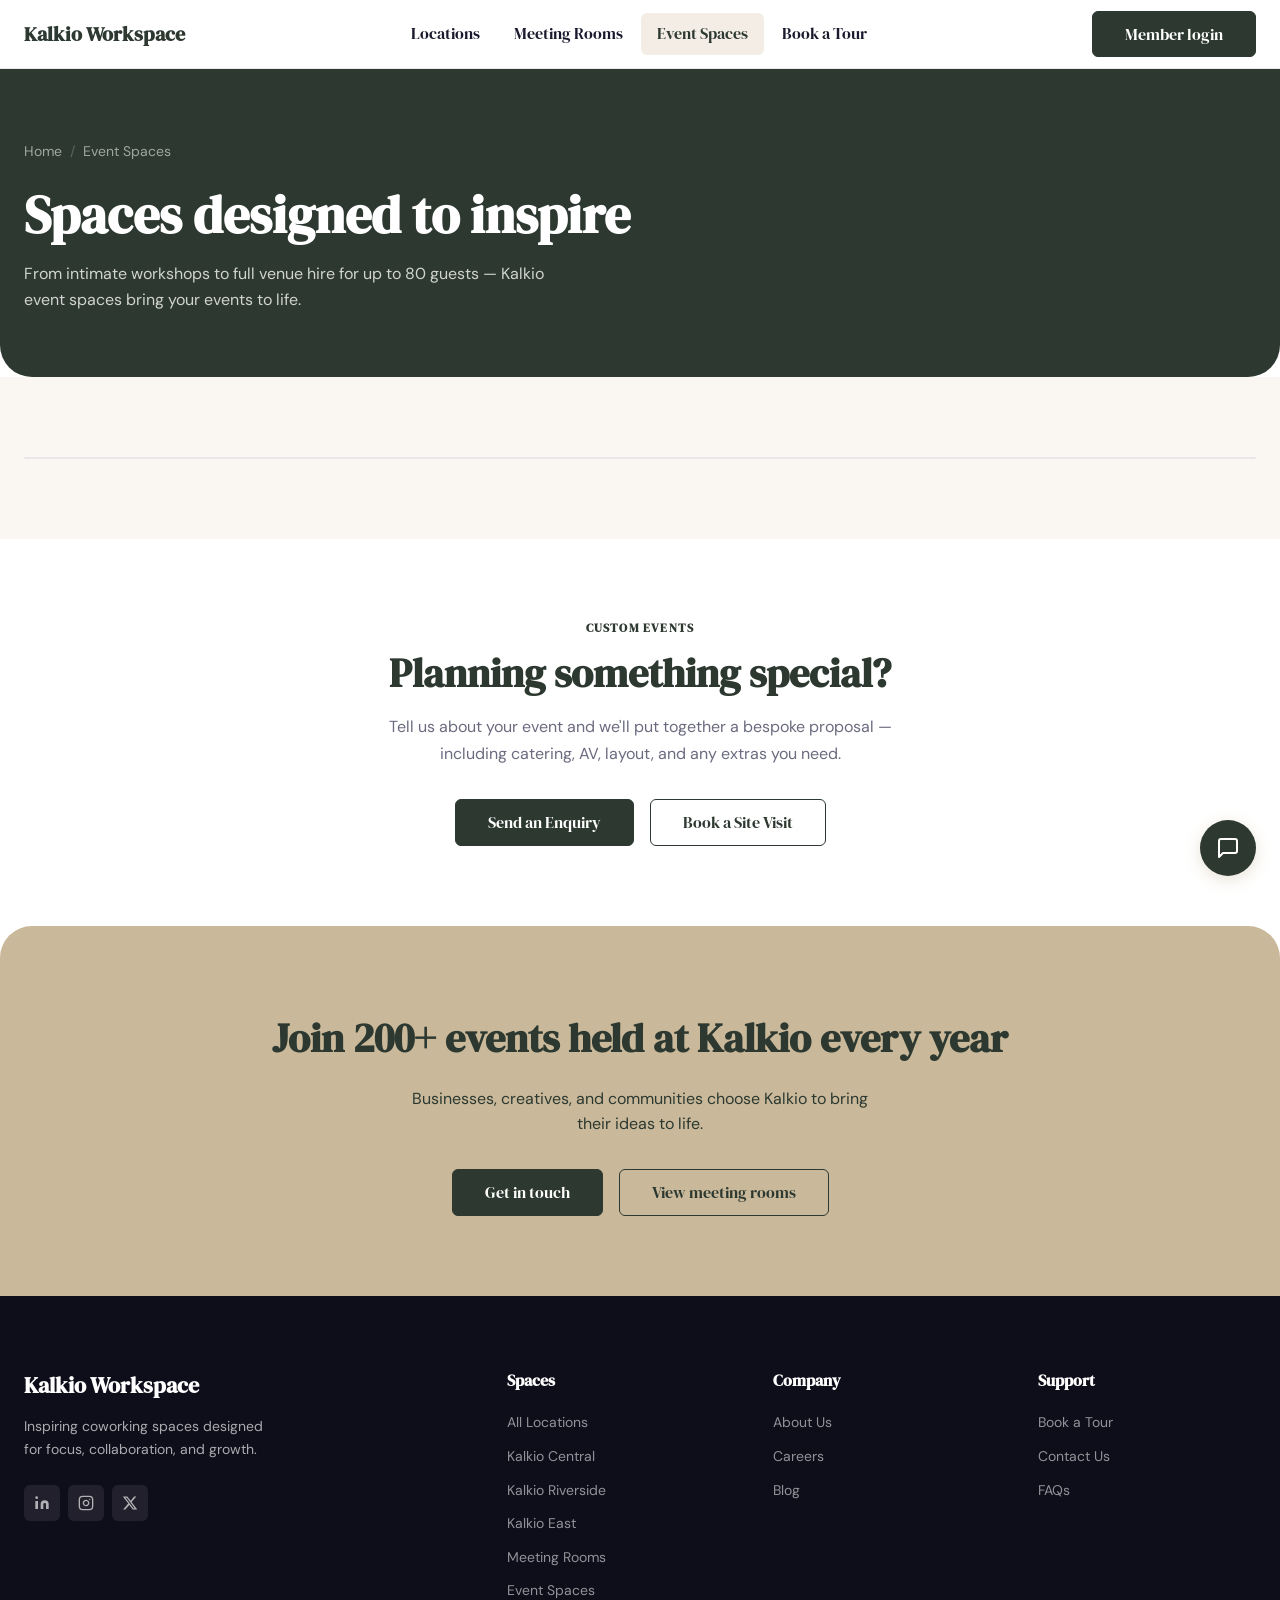
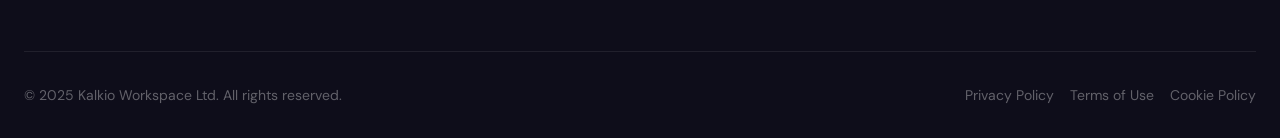
<file: event-spaces.html>
<!DOCTYPE html>
<html lang="en">
<head>
  <meta charset="UTF-8" />
  <meta name="viewport" content="width=device-width, initial-scale=1.0" />
  <meta name="description" content="Kalkio Workspace event spaces — workshops, boardrooms, and full venue hire for up to 80 guests. Book online." />
  <title>Event Spaces — Kalkio Workspace</title>

  <script src="https://mcp.figma.com/mcp/html-to-design/capture.js" async></script>

  <!-- Google Fonts -->
  <link rel="preconnect" href="https://fonts.googleapis.com" />
  <link rel="preconnect" href="https://fonts.gstatic.com" crossorigin />
  <link href="https://fonts.googleapis.com/css2?family=DM+Serif+Display:wght@400;500&family=DM+Sans:wght@400;500;600&display=swap" rel="stylesheet" />

  <!-- Shared Stylesheet -->
  <link rel="stylesheet" href="styles.css" />

  <!--
    NEXUDUS EVENTS WIDGET SCRIPT
    TODO: Confirm this is the correct CDN URL with your Nexudus account manager.
  -->
  <script src="https://cdn.nexudus.site/widget/nexudus-widget.min.js" defer></script>

  <!-- Page-level styles for the events listing section -->
  <style>
    .events-widget-section {
      padding: var(--space-xl) 0;
      background-color: var(--color-bg-warm);
    }
    .events-widget-section h2 {
      font-family: var(--font-display);
      font-size: clamp(1.5rem, 3vw, 2rem);
      font-weight: 600;
      color: var(--color-secondary);
      margin-bottom: 8px;
    }
    .events-widget-section .widget-intro {
      font-size: 1rem;
      color: var(--color-text-muted);
      margin-bottom: 36px;
    }
  </style>
</head>
<body>

  <!-- =============================================
       NAVIGATION
       ============================================= -->
  <header class="site-nav" role="banner">
    <div class="container nav-inner">
      <a href="index.html" class="nav-logo" aria-label="Kalkio Workspace — Home">Kalkio Workspace</a>

      <nav class="nav-links" aria-label="Primary navigation">
        <a href="locations.html">Locations</a>
        <a href="meeting-rooms.html">Meeting Rooms</a>
        <a href="event-spaces.html" class="active">Event Spaces</a>
        <a href="book-tour.html">Book a Tour</a>
      </nav>

      <div class="nav-actions">
        <a href="#" class="btn btn-primary">Member login</a>
      </div>

      <button class="nav-hamburger" aria-label="Open menu" aria-expanded="false" aria-controls="mobile-menu">
        <span></span><span></span><span></span>
      </button>
    </div>

    <nav class="nav-mobile" id="mobile-menu" aria-label="Mobile navigation">
      <a href="locations.html">Locations</a>
      <a href="meeting-rooms.html">Meeting Rooms</a>
      <a href="event-spaces.html">Event Spaces</a>
      <a href="book-tour.html">Book a Tour</a>
      <div class="nav-mobile-actions">
        <a href="#" class="btn btn-secondary">Member Login</a>
        <a href="book-tour.html" class="btn btn-primary">Book a Tour</a>
      </div>
    </nav>
  </header>

  <main>

    <!-- =============================================
         PAGE HERO
         ============================================= -->
    <section class="page-hero" aria-labelledby="page-hero-heading">
      <div class="container">
        <nav class="breadcrumb" aria-label="Breadcrumb">
          <a href="index.html">Home</a>
          <span class="breadcrumb-sep" aria-hidden="true">/</span>
          <span aria-current="page">Event Spaces</span>
        </nav>
        <h1 class="page-hero-title" id="page-hero-heading">Spaces designed to inspire</h1>
        <p class="page-hero-subtitle">From intimate workshops to full venue hire for up to 80 guests — Kalkio event spaces bring your events to life.</p>
      </div>
    </section>

    <!-- =============================================
         NEXUDUS EVENTS LISTING WIDGET
         ============================================= -->
    <!--
      EVENTS WIDGET — Nexudus Integration
      - Replace 'your-location' in the `url` attribute with your actual Nexudus subdomain
        e.g. url="https://kalkiocentral.nexudus.site/events/list"
      - The widget is loaded by the <script src="...nexudus-widget.min.js"> in <head>
    -->
    <section id="events-widget" class="events-widget-section" aria-labelledby="events-widget-heading">
      <div class="container">
        <!-- Replace 'your-location' in the url attribute with your actual Nexudus subdomain -->
        <div
          class="nexudus-widget-iframe"
          url="https://coworking-network.nexudus.site/coworking-network/bookings/meeting-rooms/list"
          hide-header="true"
          hide-footer="true"
          hide-logo="true"
          aria-label="Kalkio events listing widget"
        ></div>
      </div>
    </section>

    <!-- =============================================
         ENQUIRY CTA
         ============================================= -->
    <section style="padding: var(--space-xl) 0; background-color: var(--color-white);" aria-labelledby="event-enquiry-heading">
      <div class="container">
        <div style="max-width: 680px; margin: 0 auto; text-align: center;">
          <span class="section-label">Custom Events</span>
          <h2 class="section-title" id="event-enquiry-heading">Planning something special?</h2>
          <p class="section-subtitle" style="margin: 0 auto 32px;">Tell us about your event and we'll put together a bespoke proposal — including catering, AV, layout, and any extras you need.</p>
          <div style="display: flex; gap: 16px; justify-content: center; flex-wrap: wrap;">
            <a href="index.html#enquire" class="btn btn-primary">Send an Enquiry</a>
            <a href="book-tour.html" class="btn btn-outline-primary">Book a Site Visit</a>
          </div>
        </div>
      </div>
    </section>

    <!-- CTA Strip -->
    <section class="cta-strip" aria-labelledby="event-cta-heading">
      <div class="container">
        <h2 id="event-cta-heading">Join 200+ events held at Kalkio every year</h2>
        <p>Businesses, creatives, and communities choose Kalkio to bring their ideas to life.</p>
        <div class="cta-strip-actions">
          <a href="index.html#enquire" class="btn btn-primary">Get in touch</a>
          <a href="meeting-rooms.html" class="btn btn-outline-primary">View meeting rooms</a>
        </div>
      </div>
    </section>

  </main>

  <!-- =============================================
       FOOTER
       ============================================= -->
  <footer class="site-footer" role="contentinfo">
    <div class="container">
      <div class="footer-grid">
        <div class="footer-brand">
          <a href="index.html" class="nav-logo" aria-label="Kalkio Workspace — Home">Kalkio Workspace</a>
          <p>Inspiring coworking spaces designed for focus, collaboration, and growth.</p>
          <div class="footer-social" aria-label="Social media links">
            <a href="#" class="social-icon" aria-label="LinkedIn">
              <svg width="16" height="16" viewBox="0 0 24 24" fill="currentColor" aria-hidden="true"><path d="M16 8a6 6 0 0 1 6 6v7h-4v-7a2 2 0 0 0-2-2 2 2 0 0 0-2 2v7h-4v-7a6 6 0 0 1 6-6zM2 9h4v12H2z"/><circle cx="4" cy="4" r="2"/></svg>
            </a>
            <a href="#" class="social-icon" aria-label="Instagram">
              <svg width="16" height="16" viewBox="0 0 24 24" fill="none" stroke="currentColor" stroke-width="2" stroke-linecap="round" stroke-linejoin="round" aria-hidden="true"><rect x="2" y="2" width="20" height="20" rx="5" ry="5"/><path d="M16 11.37A4 4 0 1 1 12.63 8 4 4 0 0 1 16 11.37z"/><line x1="17.5" y1="6.5" x2="17.51" y2="6.5"/></svg>
            </a>
            <a href="#" class="social-icon" aria-label="X (Twitter)">
              <svg width="16" height="16" viewBox="0 0 24 24" fill="currentColor" aria-hidden="true"><path d="M18.244 2.25h3.308l-7.227 8.26 8.502 11.24H16.17l-5.214-6.817L4.99 21.75H1.68l7.73-8.835L1.254 2.25H8.08l4.713 6.231zm-1.161 17.52h1.833L7.084 4.126H5.117z"/></svg>
            </a>
          </div>
        </div>
        <nav class="footer-col" aria-label="Spaces links">
          <h4>Spaces</h4>
          <ul>
            <li><a href="locations.html">All Locations</a></li>
            <li><a href="locations.html#central">Kalkio Central</a></li>
            <li><a href="locations.html#riverside">Kalkio Riverside</a></li>
            <li><a href="locations.html#east">Kalkio East</a></li>
            <li><a href="meeting-rooms.html">Meeting Rooms</a></li>
            <li><a href="event-spaces.html">Event Spaces</a></li>
          </ul>
        </nav>
        <nav class="footer-col" aria-label="Company links">
          <h4>Company</h4>
          <ul>
            <li><a href="#">About Us</a></li>
            <li><a href="#">Careers</a></li>
            <li><a href="#">Blog</a></li>
          </ul>
        </nav>
        <nav class="footer-col" aria-label="Support links">
          <h4>Support</h4>
          <ul>
            <li><a href="book-tour.html">Book a Tour</a></li>
            <li><a href="index.html#enquire">Contact Us</a></li>
            <li><a href="#">FAQs</a></li>
          </ul>
        </nav>
      </div>
      <div class="footer-bottom">
        <p>&copy; 2025 Kalkio Workspace Ltd. All rights reserved.</p>
        <div class="footer-bottom-links">
          <a href="#">Privacy Policy</a>
          <a href="#">Terms of Use</a>
          <a href="#">Cookie Policy</a>
        </div>
      </div>
    </div>
  </footer>

  <!-- Chatbot -->
  <button id="chat-launcher" aria-label="Open chat" aria-expanded="false" aria-controls="chat-widget">
    <svg width="24" height="24" viewBox="0 0 24 24" fill="none" stroke="currentColor" stroke-width="2" stroke-linecap="round" stroke-linejoin="round" aria-hidden="true"><path d="M21 15a2 2 0 0 1-2 2H7l-4 4V5a2 2 0 0 1 2-2h14a2 2 0 0 1 2 2z"/></svg>
  </button>
  <div id="chat-widget" role="dialog" aria-label="Kalkio Support Chat" aria-modal="true">
    <div class="chat-header">
      <div class="chat-header-info">
        <span class="chat-header-dot" aria-hidden="true"></span>
        <span>Kalkio Support</span>
      </div>
      <button id="chat-close" aria-label="Close chat">&#x2715;</button>
    </div>
    <div class="chat-body">
      <!-- TODO: Replace with your chatbot embed code -->
      <p class="chat-placeholder-msg">Chat embed will appear here.<br />Replace this placeholder with your platform's chatbot embed code.</p>
    </div>
  </div>

  <script src="main.js"></script>
</body>
</html>
</file>
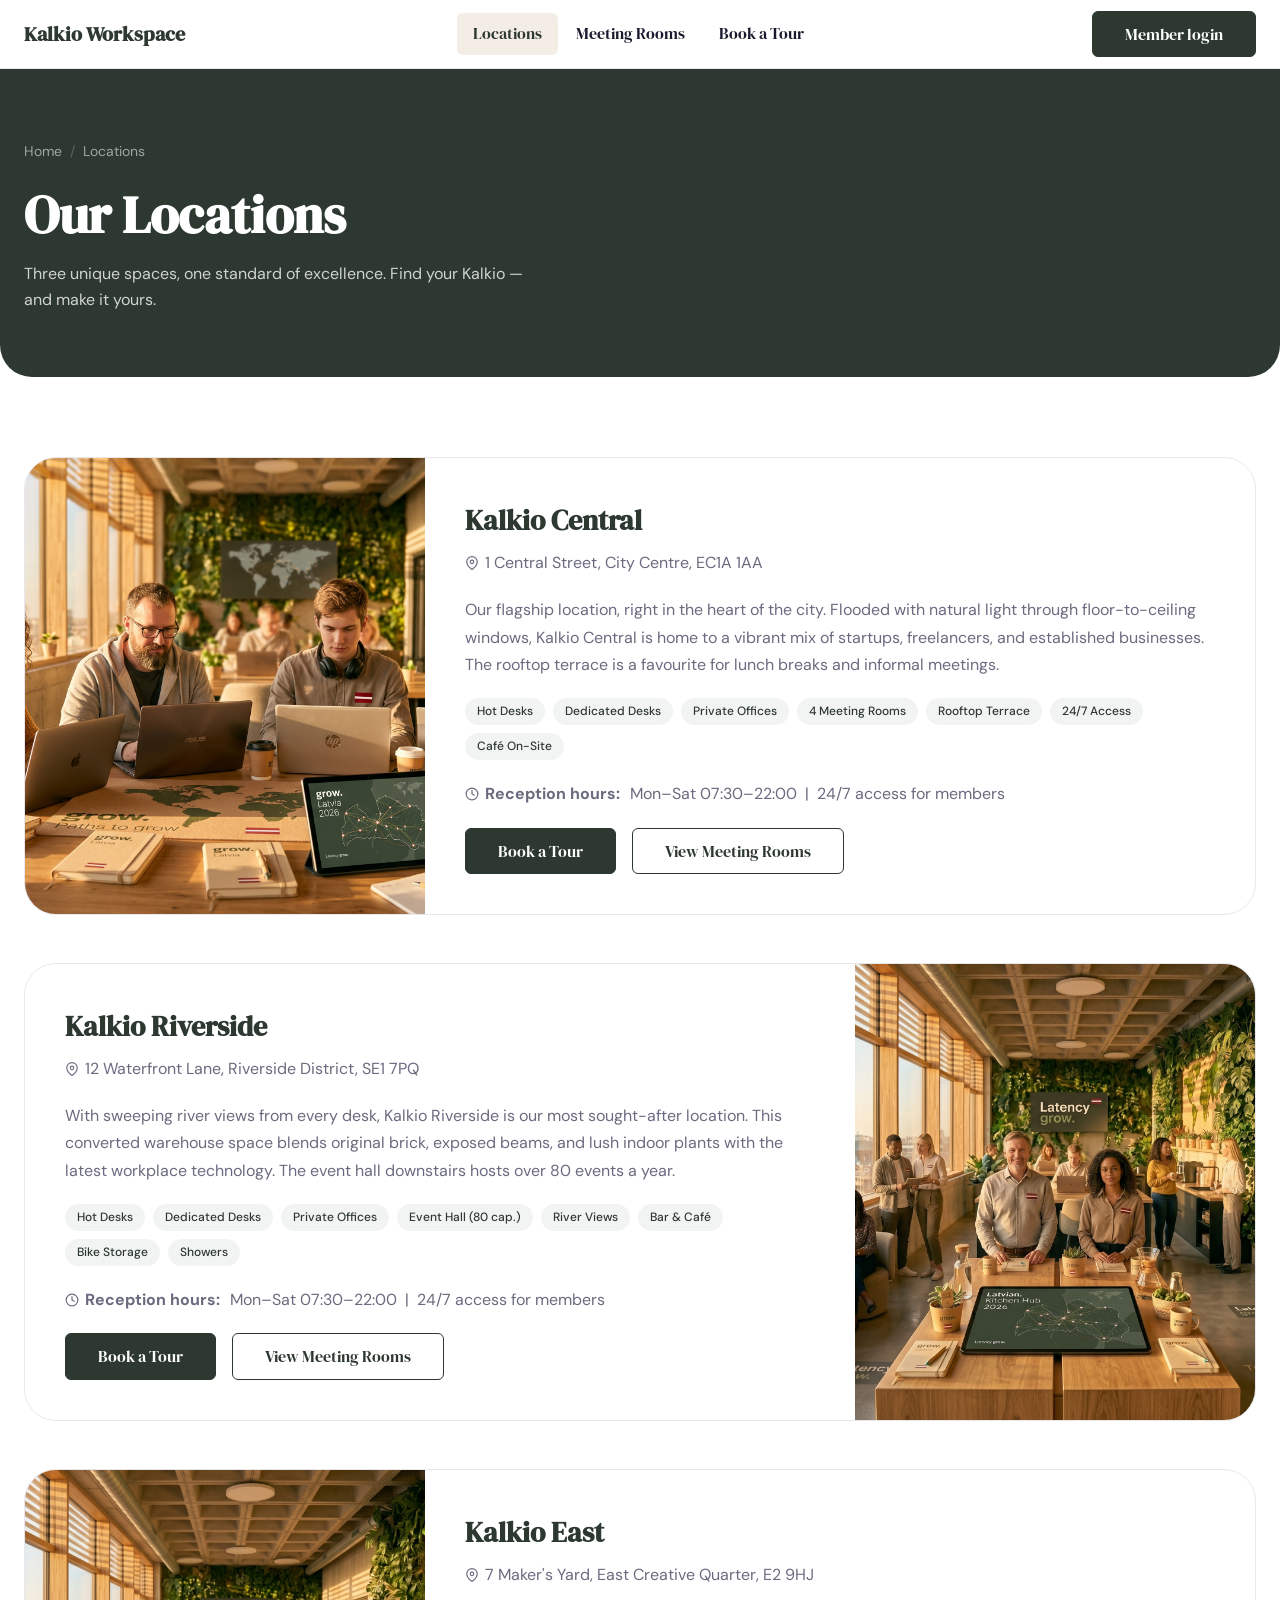
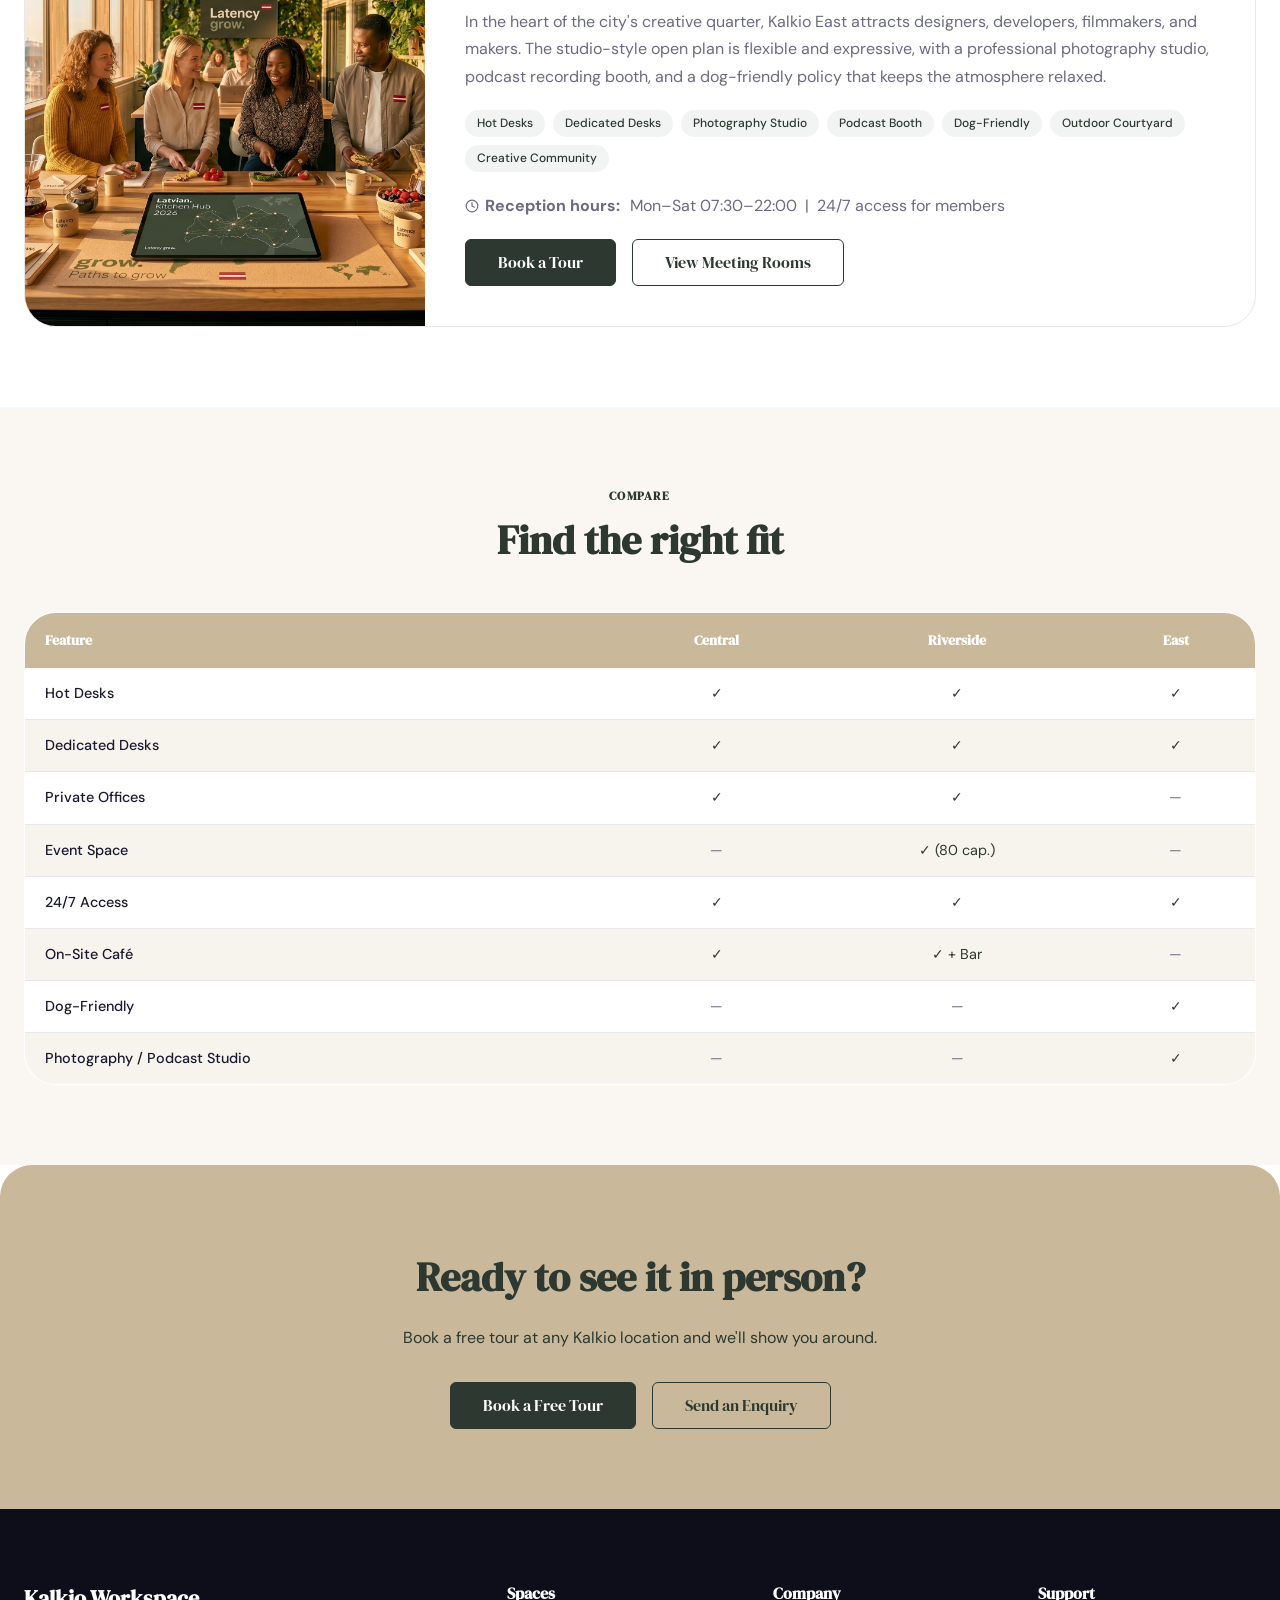
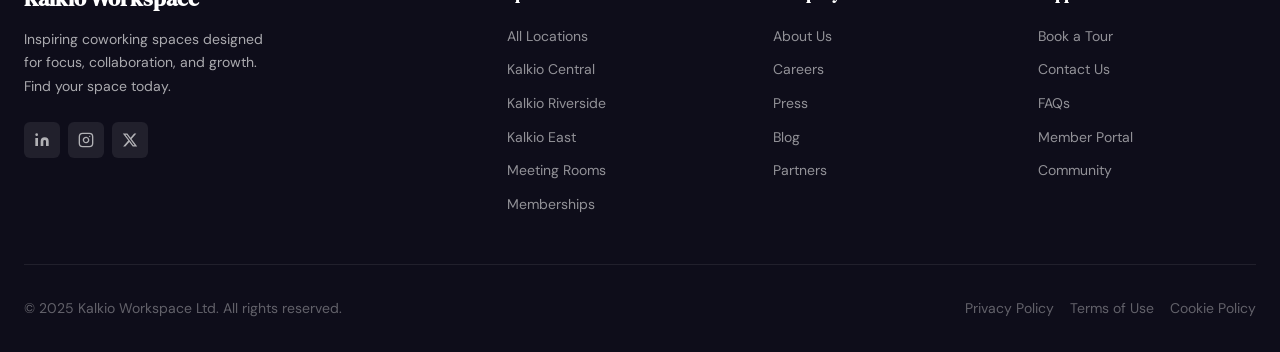
<file: locations.html>
<!DOCTYPE html>
<html lang="en">
<head>
  <meta charset="UTF-8" />
  <meta name="viewport" content="width=device-width, initial-scale=1.0" />
  <meta name="description" content="Kalkio Workspace locations — Central, Riverside, and East. Find the right coworking space for you." />
  <title>Locations — Kalkio Workspace</title>

  <script src="https://mcp.figma.com/mcp/html-to-design/capture.js" async></script>

  <!-- Google Fonts -->
  <link rel="preconnect" href="https://fonts.googleapis.com" />
  <link rel="preconnect" href="https://fonts.gstatic.com" crossorigin />
  <link href="https://fonts.googleapis.com/css2?family=DM+Serif+Display:wght@400;500&family=DM+Sans:wght@400;500;600&display=swap" rel="stylesheet" />

  <!-- Shared Stylesheet -->
  <link rel="stylesheet" href="styles.css" />
</head>
<body>

  <!-- =============================================
       NAVIGATION
       ============================================= -->
  <header class="site-nav" role="banner">
    <div class="container nav-inner">
      <a href="index.html" class="nav-logo" aria-label="Kalkio Workspace — Home">Kalkio Workspace</a>

      <nav class="nav-links" aria-label="Primary navigation">
        <a href="locations.html" class="active">Locations</a>
        <a href="meeting-rooms.html">Meeting Rooms</a>
        <a href="book-tour.html">Book a Tour</a>
      </nav>

      <div class="nav-actions">
        <a href="#" class="btn btn-primary">Member login</a>
      </div>

      <button class="nav-hamburger" aria-label="Open menu" aria-expanded="false" aria-controls="mobile-menu">
        <span></span><span></span><span></span>
      </button>
    </div>

    <nav class="nav-mobile" id="mobile-menu" aria-label="Mobile navigation">
      <a href="locations.html">Locations</a>
      <a href="meeting-rooms.html">Meeting Rooms</a>
      <a href="book-tour.html">Book a Tour</a>
      <div class="nav-mobile-actions">
        <a href="#" class="btn btn-secondary">Member Login</a>
        <a href="book-tour.html" class="btn btn-primary">Book a Tour</a>
      </div>
    </nav>
  </header>

  <main>

    <!-- =============================================
         PAGE HERO
         ============================================= -->
    <section class="page-hero" aria-labelledby="page-hero-heading">
      <div class="container">
        <nav class="breadcrumb" aria-label="Breadcrumb">
          <a href="index.html">Home</a>
          <span class="breadcrumb-sep" aria-hidden="true">/</span>
          <span aria-current="page">Locations</span>
        </nav>
        <h1 class="page-hero-title" id="page-hero-heading">Our Locations</h1>
        <p class="page-hero-subtitle">Three unique spaces, one standard of excellence. Find your Kalkio — and make it yours.</p>
      </div>
    </section>

    <!-- =============================================
         FULL LOCATION CARDS
         ============================================= -->
    <section class="locations-full-section" aria-labelledby="locations-full-heading">
      <div class="container">
        <div class="locations-full-grid">

          <!-- ─── Kalkio Central ─── -->
          <article class="location-full-card" id="central">
            <div
              class="location-full-image"
              role="img"
              aria-label="Kalkio Central — bright open-plan coworking space with natural light"
            >
              <img src="assets/location-central.png" alt="Kalkio Central coworking interior" loading="lazy" />
            </div>
            <div class="location-full-body">
              <h2>Kalkio Central</h2>
              <p class="location-address">
                <svg width="14" height="14" viewBox="0 0 24 24" fill="none" stroke="currentColor" stroke-width="2" stroke-linecap="round" stroke-linejoin="round" aria-hidden="true"><path d="M21 10c0 7-9 13-9 13s-9-6-9-13a9 9 0 0 1 18 0z"/><circle cx="12" cy="10" r="3"/></svg>
                <!-- TODO: Replace with real address -->
                1 Central Street, City Centre, EC1A 1AA
              </p>
              <p>Our flagship location, right in the heart of the city. Flooded with natural light through floor-to-ceiling windows, Kalkio Central is home to a vibrant mix of startups, freelancers, and established businesses. The rooftop terrace is a favourite for lunch breaks and informal meetings.</p>

              <div class="location-tags">
                <span class="location-tag">Hot Desks</span>
                <span class="location-tag">Dedicated Desks</span>
                <span class="location-tag">Private Offices</span>
                <span class="location-tag">4 Meeting Rooms</span>
                <span class="location-tag">Rooftop Terrace</span>
                <span class="location-tag">24/7 Access</span>
                <span class="location-tag">Café On-Site</span>
              </div>

              <p class="location-hours">
                <svg width="14" height="14" viewBox="0 0 24 24" fill="none" stroke="currentColor" stroke-width="2" stroke-linecap="round" stroke-linejoin="round" aria-hidden="true"><circle cx="12" cy="12" r="10"/><polyline points="12 6 12 12 16 14"/></svg>
                <strong>Reception hours:</strong>&nbsp;Mon–Sat 07:30–22:00 &nbsp;|&nbsp; 24/7 access for members
              </p>

              <div class="location-actions">
                <a href="book-tour.html" class="btn btn-primary">Book a Tour</a>
                <a href="meeting-rooms.html" class="btn btn-outline-primary">View Meeting Rooms</a>
                <!-- TODO: Add link to individual location page when created -->
              </div>
            </div>
          </article>

          <!-- ─── Kalkio Riverside ─── (reversed layout) -->
          <article class="location-full-card reversed" id="riverside">
            <div
              class="location-full-image"
              role="img"
              aria-label="Kalkio Riverside — coworking space with river views and event hall"
            >
              <img src="assets/location-riverside.png" alt="Kalkio Riverside coworking interior" loading="lazy" />
            </div>
            <div class="location-full-body">
              <h2>Kalkio Riverside</h2>
              <p class="location-address">
                <svg width="14" height="14" viewBox="0 0 24 24" fill="none" stroke="currentColor" stroke-width="2" stroke-linecap="round" stroke-linejoin="round" aria-hidden="true"><path d="M21 10c0 7-9 13-9 13s-9-6-9-13a9 9 0 0 1 18 0z"/><circle cx="12" cy="10" r="3"/></svg>
                <!-- TODO: Replace with real address -->
                12 Waterfront Lane, Riverside District, SE1 7PQ
              </p>
              <p>With sweeping river views from every desk, Kalkio Riverside is our most sought-after location. This converted warehouse space blends original brick, exposed beams, and lush indoor plants with the latest workplace technology. The event hall downstairs hosts over 80 events a year.</p>

              <div class="location-tags">
                <span class="location-tag">Hot Desks</span>
                <span class="location-tag">Dedicated Desks</span>
                <span class="location-tag">Private Offices</span>
                <span class="location-tag">Event Hall (80 cap.)</span>
                <span class="location-tag">River Views</span>
                <span class="location-tag">Bar & Café</span>
                <span class="location-tag">Bike Storage</span>
                <span class="location-tag">Showers</span>
              </div>

              <p class="location-hours">
                <svg width="14" height="14" viewBox="0 0 24 24" fill="none" stroke="currentColor" stroke-width="2" stroke-linecap="round" stroke-linejoin="round" aria-hidden="true"><circle cx="12" cy="12" r="10"/><polyline points="12 6 12 12 16 14"/></svg>
                <strong>Reception hours:</strong>&nbsp;Mon–Sat 07:30–22:00 &nbsp;|&nbsp; 24/7 access for members
              </p>

              <div class="location-actions">
                <a href="book-tour.html" class="btn btn-primary">Book a Tour</a>
                <a href="meeting-rooms.html" class="btn btn-outline-primary">View Meeting Rooms</a>
              </div>
            </div>
          </article>

          <!-- ─── Kalkio East ─── -->
          <article class="location-full-card" id="east">
            <div
              class="location-full-image"
              role="img"
              aria-label="Kalkio East — creative studio-style coworking in the East Creative Quarter"
            >
              <img src="assets/location-east.png" alt="Kalkio East coworking interior" loading="lazy" />
            </div>
            <div class="location-full-body">
              <h2>Kalkio East</h2>
              <p class="location-address">
                <svg width="14" height="14" viewBox="0 0 24 24" fill="none" stroke="currentColor" stroke-width="2" stroke-linecap="round" stroke-linejoin="round" aria-hidden="true"><path d="M21 10c0 7-9 13-9 13s-9-6-9-13a9 9 0 0 1 18 0z"/><circle cx="12" cy="10" r="3"/></svg>
                <!-- TODO: Replace with real address -->
                7 Maker's Yard, East Creative Quarter, E2 9HJ
              </p>
              <p>In the heart of the city's creative quarter, Kalkio East attracts designers, developers, filmmakers, and makers. The studio-style open plan is flexible and expressive, with a professional photography studio, podcast recording booth, and a dog-friendly policy that keeps the atmosphere relaxed.</p>

              <div class="location-tags">
                <span class="location-tag">Hot Desks</span>
                <span class="location-tag">Dedicated Desks</span>
                <span class="location-tag">Photography Studio</span>
                <span class="location-tag">Podcast Booth</span>
                <span class="location-tag">Dog-Friendly</span>
                <span class="location-tag">Outdoor Courtyard</span>
                <span class="location-tag">Creative Community</span>
              </div>

              <p class="location-hours">
                <svg width="14" height="14" viewBox="0 0 24 24" fill="none" stroke="currentColor" stroke-width="2" stroke-linecap="round" stroke-linejoin="round" aria-hidden="true"><circle cx="12" cy="12" r="10"/><polyline points="12 6 12 12 16 14"/></svg>
                <strong>Reception hours:</strong>&nbsp;Mon–Sat 07:30–22:00 &nbsp;|&nbsp; 24/7 access for members
              </p>

              <div class="location-actions">
                <a href="book-tour.html" class="btn btn-primary">Book a Tour</a>
                <a href="meeting-rooms.html" class="btn btn-outline-primary">View Meeting Rooms</a>
              </div>
            </div>
          </article>

        </div>
      </div>
    </section>

    <!-- =============================================
         COMPARE LOCATIONS TABLE
         ============================================= -->
    <section style="padding: var(--space-xl) 0; background-color: var(--color-bg-warm);" aria-labelledby="compare-heading">
      <div class="container">
        <div class="section-header centered">
          <span class="section-label">Compare</span>
          <h2 class="section-title" id="compare-heading">Find the right fit</h2>
        </div>

        <div style="overflow-x: auto;">
          <table style="width: 100%; border-collapse: collapse; font-family: var(--font-body); font-size: 0.9rem; background: var(--color-white); border-radius: var(--radius-lg); overflow: hidden; border: 1px solid #E8E8EC;">
            <thead>
              <tr style="background-color: var(--color-secondary); color: var(--color-white);">
                <th scope="col" style="padding: 16px 20px; text-align: left; font-family: var(--font-display); font-weight: 600;">Feature</th>
                <th scope="col" style="padding: 16px 20px; text-align: center; font-family: var(--font-display); font-weight: 600;">Central</th>
                <th scope="col" style="padding: 16px 20px; text-align: center; font-family: var(--font-display); font-weight: 600;">Riverside</th>
                <th scope="col" style="padding: 16px 20px; text-align: center; font-family: var(--font-display); font-weight: 600;">East</th>
              </tr>
            </thead>
            <tbody>
              <tr style="border-bottom: 1px solid var(--color-border);">
                <td style="padding: 14px 20px; font-weight: 500;">Hot Desks</td>
                <td style="padding: 14px 20px; text-align: center; color: var(--color-primary);">&#10003;</td>
                <td style="padding: 14px 20px; text-align: center; color: var(--color-primary);">&#10003;</td>
                <td style="padding: 14px 20px; text-align: center; color: var(--color-primary);">&#10003;</td>
              </tr>
              <tr style="border-bottom: 1px solid var(--color-border); background-color: var(--color-bg-light);">
                <td style="padding: 14px 20px; font-weight: 500;">Dedicated Desks</td>
                <td style="padding: 14px 20px; text-align: center; color: var(--color-primary);">&#10003;</td>
                <td style="padding: 14px 20px; text-align: center; color: var(--color-primary);">&#10003;</td>
                <td style="padding: 14px 20px; text-align: center; color: var(--color-primary);">&#10003;</td>
              </tr>
              <tr style="border-bottom: 1px solid var(--color-border);">
                <td style="padding: 14px 20px; font-weight: 500;">Private Offices</td>
                <td style="padding: 14px 20px; text-align: center; color: var(--color-primary);">&#10003;</td>
                <td style="padding: 14px 20px; text-align: center; color: var(--color-primary);">&#10003;</td>
                <td style="padding: 14px 20px; text-align: center; color: var(--color-text-muted);">—</td>
              </tr>
              <tr style="border-bottom: 1px solid var(--color-border); background-color: var(--color-bg-light);">
                <td style="padding: 14px 20px; font-weight: 500;">Event Space</td>
                <td style="padding: 14px 20px; text-align: center; color: var(--color-text-muted);">—</td>
                <td style="padding: 14px 20px; text-align: center; color: var(--color-primary);">&#10003; (80 cap.)</td>
                <td style="padding: 14px 20px; text-align: center; color: var(--color-text-muted);">—</td>
              </tr>
              <tr style="border-bottom: 1px solid var(--color-border);">
                <td style="padding: 14px 20px; font-weight: 500;">24/7 Access</td>
                <td style="padding: 14px 20px; text-align: center; color: var(--color-primary);">&#10003;</td>
                <td style="padding: 14px 20px; text-align: center; color: var(--color-primary);">&#10003;</td>
                <td style="padding: 14px 20px; text-align: center; color: var(--color-primary);">&#10003;</td>
              </tr>
              <tr style="border-bottom: 1px solid var(--color-border); background-color: var(--color-bg-light);">
                <td style="padding: 14px 20px; font-weight: 500;">On-Site Café</td>
                <td style="padding: 14px 20px; text-align: center; color: var(--color-primary);">&#10003;</td>
                <td style="padding: 14px 20px; text-align: center; color: var(--color-primary);">&#10003; + Bar</td>
                <td style="padding: 14px 20px; text-align: center; color: var(--color-text-muted);">—</td>
              </tr>
              <tr style="border-bottom: 1px solid var(--color-border);">
                <td style="padding: 14px 20px; font-weight: 500;">Dog-Friendly</td>
                <td style="padding: 14px 20px; text-align: center; color: var(--color-text-muted);">—</td>
                <td style="padding: 14px 20px; text-align: center; color: var(--color-text-muted);">—</td>
                <td style="padding: 14px 20px; text-align: center; color: var(--color-primary);">&#10003;</td>
              </tr>
              <tr style="background-color: var(--color-bg-light);">
                <td style="padding: 14px 20px; font-weight: 500;">Photography / Podcast Studio</td>
                <td style="padding: 14px 20px; text-align: center; color: var(--color-text-muted);">—</td>
                <td style="padding: 14px 20px; text-align: center; color: var(--color-text-muted);">—</td>
                <td style="padding: 14px 20px; text-align: center; color: var(--color-primary);">&#10003;</td>
              </tr>
            </tbody>
          </table>
        </div>
      </div>
    </section>

    <!-- =============================================
         CTA STRIP
         ============================================= -->
    <section class="cta-strip" aria-labelledby="locations-cta-heading">
      <div class="container">
        <h2 id="locations-cta-heading">Ready to see it in person?</h2>
        <p>Book a free tour at any Kalkio location and we'll show you around.</p>
        <div class="cta-strip-actions">
          <a href="book-tour.html" class="btn btn-primary">Book a Free Tour</a>
          <a href="index.html#enquire" class="btn btn-outline-primary">Send an Enquiry</a>
        </div>
      </div>
    </section>

  </main>

  <!-- =============================================
       FOOTER
       ============================================= -->
  <footer class="site-footer" role="contentinfo">
    <div class="container">
      <div class="footer-grid">
        <div class="footer-brand">
          <a href="index.html" class="nav-logo" aria-label="Kalkio Workspace — Home">Kalkio Workspace</a>
          <p>Inspiring coworking spaces designed for focus, collaboration, and growth. Find your space today.</p>
          <div class="footer-social" aria-label="Social media links">
            <a href="#" class="social-icon" aria-label="LinkedIn">
              <svg width="16" height="16" viewBox="0 0 24 24" fill="currentColor" aria-hidden="true"><path d="M16 8a6 6 0 0 1 6 6v7h-4v-7a2 2 0 0 0-2-2 2 2 0 0 0-2 2v7h-4v-7a6 6 0 0 1 6-6zM2 9h4v12H2z"/><circle cx="4" cy="4" r="2"/></svg>
            </a>
            <a href="#" class="social-icon" aria-label="Instagram">
              <svg width="16" height="16" viewBox="0 0 24 24" fill="none" stroke="currentColor" stroke-width="2" stroke-linecap="round" stroke-linejoin="round" aria-hidden="true"><rect x="2" y="2" width="20" height="20" rx="5" ry="5"/><path d="M16 11.37A4 4 0 1 1 12.63 8 4 4 0 0 1 16 11.37z"/><line x1="17.5" y1="6.5" x2="17.51" y2="6.5"/></svg>
            </a>
            <a href="#" class="social-icon" aria-label="X (Twitter)">
              <svg width="16" height="16" viewBox="0 0 24 24" fill="currentColor" aria-hidden="true"><path d="M18.244 2.25h3.308l-7.227 8.26 8.502 11.24H16.17l-5.214-6.817L4.99 21.75H1.68l7.73-8.835L1.254 2.25H8.08l4.713 6.231zm-1.161 17.52h1.833L7.084 4.126H5.117z"/></svg>
            </a>
          </div>
        </div>
        <nav class="footer-col" aria-label="Spaces links">
          <h4>Spaces</h4>
          <ul>
            <li><a href="locations.html">All Locations</a></li>
            <li><a href="locations.html#central">Kalkio Central</a></li>
            <li><a href="locations.html#riverside">Kalkio Riverside</a></li>
            <li><a href="locations.html#east">Kalkio East</a></li>
            <li><a href="meeting-rooms.html">Meeting Rooms</a></li>
            <li><a href="memberships.html">Memberships</a></li>
          </ul>
        </nav>
        <nav class="footer-col" aria-label="Company links">
          <h4>Company</h4>
          <ul>
            <li><a href="#">About Us</a></li>
            <li><a href="#">Careers</a></li>
            <li><a href="#">Press</a></li>
            <li><a href="#">Blog</a></li>
            <li><a href="#">Partners</a></li>
          </ul>
        </nav>
        <nav class="footer-col" aria-label="Support links">
          <h4>Support</h4>
          <ul>
            <li><a href="book-tour.html">Book a Tour</a></li>
            <li><a href="index.html#enquire">Contact Us</a></li>
            <li><a href="#">FAQs</a></li>
            <li><a href="#">Member Portal</a></li>
            <li><a href="#">Community</a></li>
          </ul>
        </nav>
      </div>
      <div class="footer-bottom">
        <p>&copy; 2025 Kalkio Workspace Ltd. All rights reserved.</p>
        <div class="footer-bottom-links">
          <a href="#">Privacy Policy</a>
          <a href="#">Terms of Use</a>
          <a href="#">Cookie Policy</a>
        </div>
      </div>
    </div>
  </footer>

  <!-- Nexudus AI Chat -->
  <script
    src="https://cdn.nexudus.site/widget/nexudus-ai-chat.min.js"
    data-api-base="https://livasandboxnetwork.spaces.nexudus.com"
    data-position="right"
    data-primary-color="#2C3830"
    data-text-color="#ffffff"
    data-greeting="Hi! How can I help you today?"
    data-placeholder="Ask me anything..."
  ></script>

  <script src="main.js"></script>
</body>
</html>
</file>
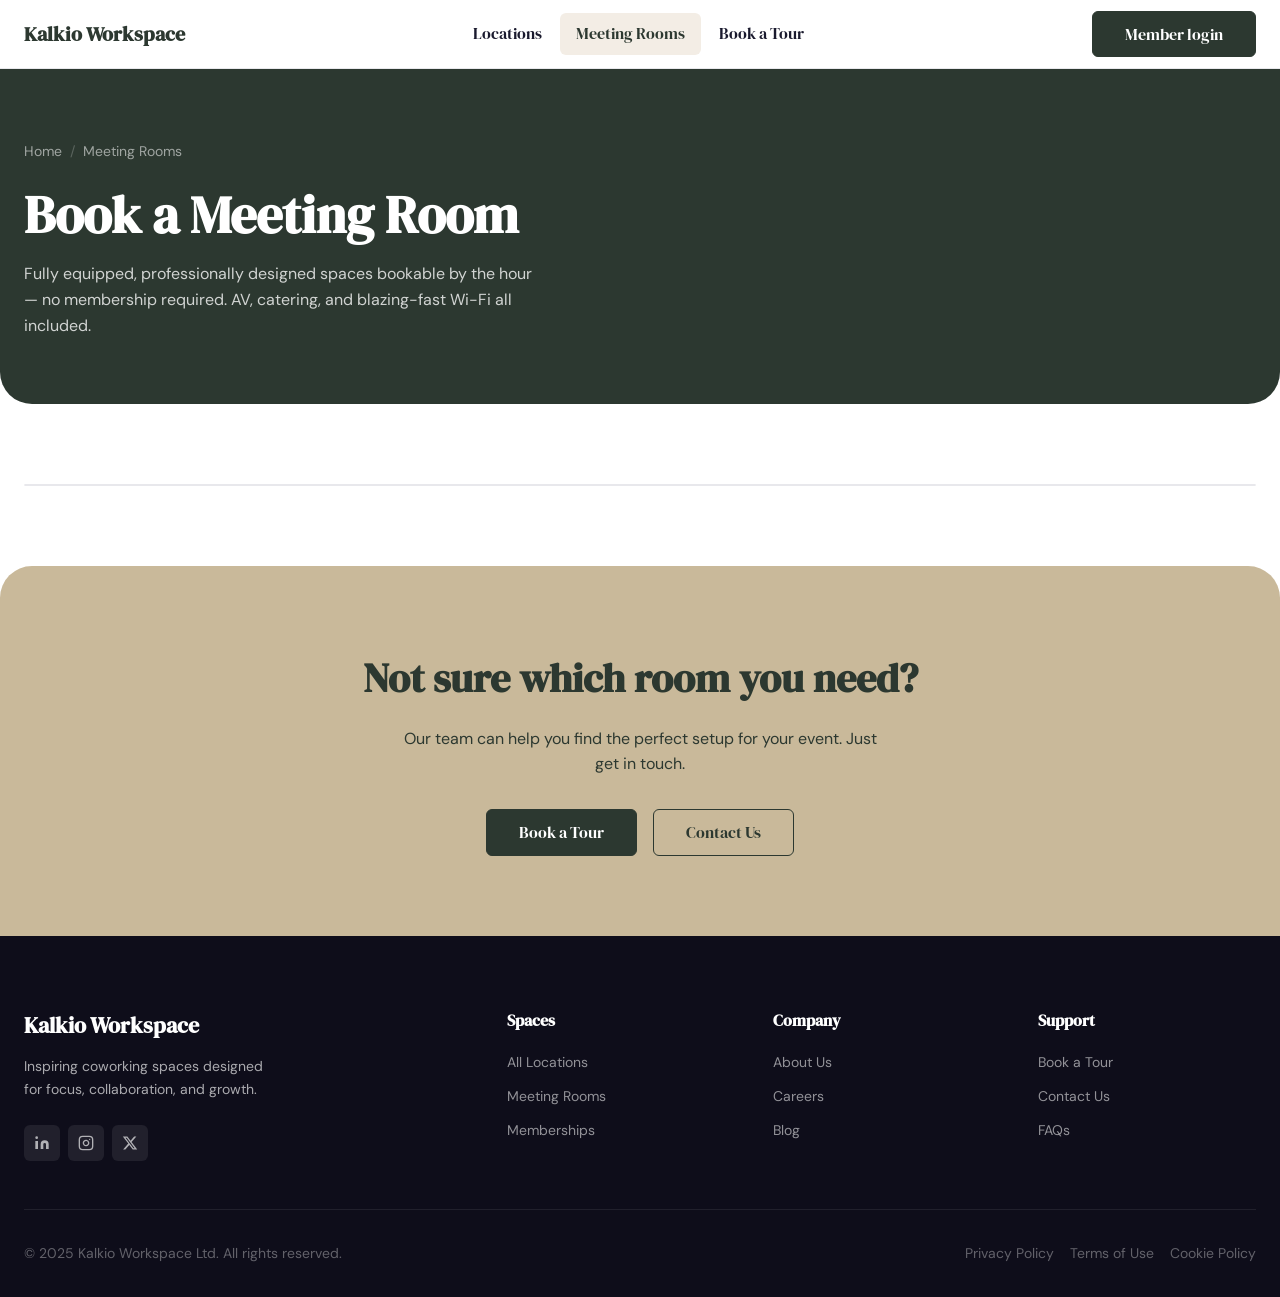
<file: meeting-rooms.html>
<!DOCTYPE html>
<html lang="en">
<head>
  <meta charset="UTF-8" />
  <meta name="viewport" content="width=device-width, initial-scale=1.0" />
  <meta name="description" content="Book a meeting room at Kalkio Workspace — fully equipped, bookable by the hour. AV, catering, and high-speed Wi-Fi included." />
  <title>Meeting Rooms — Kalkio Workspace</title>

  <script src="https://mcp.figma.com/mcp/html-to-design/capture.js" async></script>

  <!-- Google Fonts -->
  <link rel="preconnect" href="https://fonts.googleapis.com" />
  <link rel="preconnect" href="https://fonts.gstatic.com" crossorigin />
  <link href="https://fonts.googleapis.com/css2?family=DM+Serif+Display:wght@400;500&family=DM+Sans:wght@400;500;600&display=swap" rel="stylesheet" />

  <!-- Shared Stylesheet -->
  <link rel="stylesheet" href="styles.css" />

  <!--
    NEXUDUS BOOKING WIDGET SCRIPT
    This script enables the embedded booking widget below.
    TODO: Confirm this is the correct CDN URL with your Nexudus account manager.
  -->
  <script src="https://cdn.nexudus.site/widget/nexudus-widget.min.js" defer></script>
</head>
<body>

  <!-- =============================================
       NAVIGATION
       ============================================= -->
  <header class="site-nav" role="banner">
    <div class="container nav-inner">
      <a href="index.html" class="nav-logo" aria-label="Kalkio Workspace — Home">Kalkio Workspace</a>

      <nav class="nav-links" aria-label="Primary navigation">
        <a href="locations.html">Locations</a>
        <a href="meeting-rooms.html" class="active">Meeting Rooms</a>
        <a href="book-tour.html">Book a Tour</a>
      </nav>

      <div class="nav-actions">
        <a href="#" class="btn btn-primary">Member login</a>
      </div>

      <button class="nav-hamburger" aria-label="Open menu" aria-expanded="false" aria-controls="mobile-menu">
        <span></span><span></span><span></span>
      </button>
    </div>

    <nav class="nav-mobile" id="mobile-menu" aria-label="Mobile navigation">
      <a href="locations.html">Locations</a>
      <a href="meeting-rooms.html">Meeting Rooms</a>
      <a href="book-tour.html">Book a Tour</a>
      <div class="nav-mobile-actions">
        <a href="#" class="btn btn-secondary">Member Login</a>
        <a href="book-tour.html" class="btn btn-primary">Book a Tour</a>
      </div>
    </nav>
  </header>

  <main>

    <!-- =============================================
         PAGE HERO
         ============================================= -->
    <section class="page-hero" aria-labelledby="page-hero-heading">
      <div class="container">
        <nav class="breadcrumb" aria-label="Breadcrumb">
          <a href="index.html">Home</a>
          <span class="breadcrumb-sep" aria-hidden="true">/</span>
          <span aria-current="page">Meeting Rooms</span>
        </nav>
        <h1 class="page-hero-title" id="page-hero-heading">Book a Meeting Room</h1>
        <p class="page-hero-subtitle">Fully equipped, professionally designed spaces bookable by the hour — no membership required. AV, catering, and blazing-fast Wi-Fi all included.</p>
      </div>
    </section>

    <!-- =============================================
         NEXUDUS BOOKING WIDGET
         ============================================= -->
    <!--
      BOOKING WIDGET — Nexudus Integration
      - Replace 'your-location' in the `url` attribute with your actual Nexudus subdomain
        e.g. url="https://kalkiocentral.nexudus.site/bookings/meeting-rooms/list"
      - The widget is loaded by the <script src="...nexudus-widget.min.js"> in <head>
      - Adjust hide-header / hide-footer / hide-logo as needed
    -->
    <section id="booking-widget" class="widget-section" aria-labelledby="widget-heading">
      <div class="container">
        <!-- Replace 'your-location' in the url attribute with your actual Nexudus subdomain -->
        <div
          id="nexudus-widget-iframe"
          url="https://livasandboxnetwork.nexudus.site/livasandboxnetwork/bookings/meeting-rooms/list"
          hide-header="true"
          hide-footer="true"
          hide-logo="true"
          aria-label="Meeting room booking widget"
        ></div>
      </div>
    </section>

    <!-- =============================================
         CTA STRIP
         ============================================= -->
    <section class="cta-strip" aria-labelledby="rooms-cta-heading">
      <div class="container">
        <h2 id="rooms-cta-heading">Not sure which room you need?</h2>
        <p>Our team can help you find the perfect setup for your event. Just get in touch.</p>
        <div class="cta-strip-actions">
          <a href="book-tour.html" class="btn btn-primary">Book a Tour</a>
          <a href="index.html#enquire" class="btn btn-outline-primary">Contact Us</a>
        </div>
      </div>
    </section>

  </main>

  <!-- =============================================
       FOOTER
       ============================================= -->
  <footer class="site-footer" role="contentinfo">
    <div class="container">
      <div class="footer-grid">
        <div class="footer-brand">
          <a href="index.html" class="nav-logo" aria-label="Kalkio Workspace — Home">Kalkio Workspace</a>
          <p>Inspiring coworking spaces designed for focus, collaboration, and growth.</p>
          <div class="footer-social" aria-label="Social media links">
            <a href="#" class="social-icon" aria-label="LinkedIn">
              <svg width="16" height="16" viewBox="0 0 24 24" fill="currentColor" aria-hidden="true"><path d="M16 8a6 6 0 0 1 6 6v7h-4v-7a2 2 0 0 0-2-2 2 2 0 0 0-2 2v7h-4v-7a6 6 0 0 1 6-6zM2 9h4v12H2z"/><circle cx="4" cy="4" r="2"/></svg>
            </a>
            <a href="#" class="social-icon" aria-label="Instagram">
              <svg width="16" height="16" viewBox="0 0 24 24" fill="none" stroke="currentColor" stroke-width="2" stroke-linecap="round" stroke-linejoin="round" aria-hidden="true"><rect x="2" y="2" width="20" height="20" rx="5" ry="5"/><path d="M16 11.37A4 4 0 1 1 12.63 8 4 4 0 0 1 16 11.37z"/><line x1="17.5" y1="6.5" x2="17.51" y2="6.5"/></svg>
            </a>
            <a href="#" class="social-icon" aria-label="X (Twitter)">
              <svg width="16" height="16" viewBox="0 0 24 24" fill="currentColor" aria-hidden="true"><path d="M18.244 2.25h3.308l-7.227 8.26 8.502 11.24H16.17l-5.214-6.817L4.99 21.75H1.68l7.73-8.835L1.254 2.25H8.08l4.713 6.231zm-1.161 17.52h1.833L7.084 4.126H5.117z"/></svg>
            </a>
          </div>
        </div>
        <nav class="footer-col" aria-label="Spaces links">
          <h4>Spaces</h4>
          <ul>
            <li><a href="locations.html">All Locations</a></li>
            <li><a href="meeting-rooms.html">Meeting Rooms</a></li>
            <li><a href="memberships.html">Memberships</a></li>
          </ul>
        </nav>
        <nav class="footer-col" aria-label="Company links">
          <h4>Company</h4>
          <ul>
            <li><a href="#">About Us</a></li>
            <li><a href="#">Careers</a></li>
            <li><a href="#">Blog</a></li>
          </ul>
        </nav>
        <nav class="footer-col" aria-label="Support links">
          <h4>Support</h4>
          <ul>
            <li><a href="book-tour.html">Book a Tour</a></li>
            <li><a href="index.html#enquire">Contact Us</a></li>
            <li><a href="#">FAQs</a></li>
          </ul>
        </nav>
      </div>
      <div class="footer-bottom">
        <p>&copy; 2025 Kalkio Workspace Ltd. All rights reserved.</p>
        <div class="footer-bottom-links">
          <a href="#">Privacy Policy</a>
          <a href="#">Terms of Use</a>
          <a href="#">Cookie Policy</a>
        </div>
      </div>
    </div>
  </footer>

  <!-- Nexudus AI Chat -->
  <script
    src="https://cdn.nexudus.site/widget/nexudus-ai-chat.min.js"
    data-api-base="https://livasandboxnetwork.spaces.nexudus.com"
    data-position="right"
    data-primary-color="#2C3830"
    data-text-color="#ffffff"
    data-greeting="Hi! How can I help you today?"
    data-placeholder="Ask me anything..."
  ></script>

  <script src="main.js"></script>
</body>
</html>
</file>
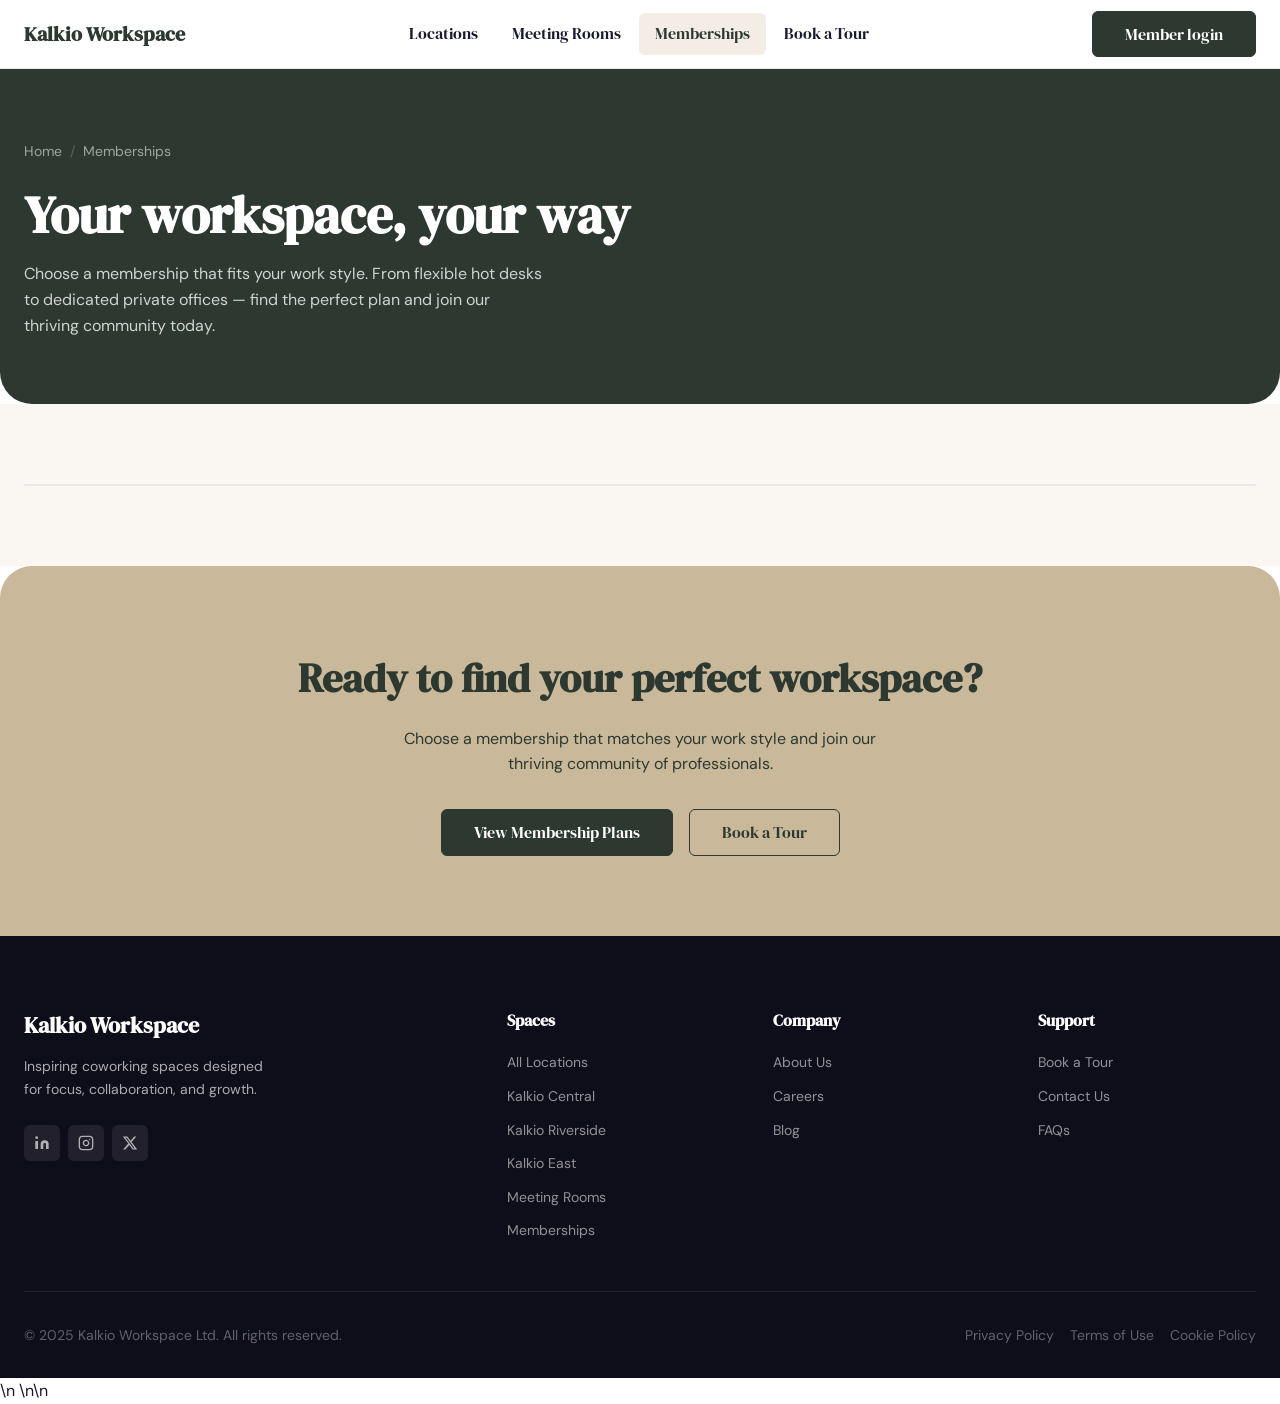
<file: memberships.html>
<!DOCTYPE html>
<html lang="en">
<head>
  <meta charset="UTF-8" />
  <meta name="viewport" content="width=device-width, initial-scale=1.0" />
  <meta name="robots" content="noindex, nofollow" />
  <meta name="description" content="Kalkio Workspace memberships — workshops, boardrooms, and full venue hire for up to 80 guests. Book online." />
  <title>Memberships — Kalkio Workspace</title>

  <script src="https://mcp.figma.com/mcp/html-to-design/capture.js" async></script>

  <!-- Google Fonts -->
  <link rel="preconnect" href="https://fonts.googleapis.com" />
  <link rel="preconnect" href="https://fonts.gstatic.com" crossorigin />
  <link href="https://fonts.googleapis.com/css2?family=DM+Serif+Display:wght@400;500&family=DM+Sans:wght@400;500;600&display=swap" rel="stylesheet" />

  <!-- Shared Stylesheet -->
  <link rel="stylesheet" href="styles.css" />

  <!--
    NEXUDUS EVENTS WIDGET SCRIPT
    TODO: Confirm this is the correct CDN URL with your Nexudus account manager.
  -->
  <script src="https://cdn.nexudus.site/widget/nexudus-widget.min.js" defer></script>

  <!-- Page-level styles for the events listing section -->
  <style>
    .events-widget-section {
      padding: var(--space-xl) 0;
      background-color: var(--color-bg-warm);
    }
    .events-widget-section h2 {
      font-family: var(--font-display);
      font-size: clamp(1.5rem, 3vw, 2rem);
      font-weight: 600;
      color: var(--color-secondary);
      margin-bottom: 8px;
    }
    .events-widget-section .widget-intro {
      font-size: 1rem;
      color: var(--color-text-muted);
      margin-bottom: 36px;
    }
  </style>
</head>
<body>

  <!-- =============================================
       NAVIGATION
       ============================================= -->
  <header class="site-nav" role="banner">
    <div class="container nav-inner">
      <a href="index.html" class="nav-logo" aria-label="Kalkio Workspace — Home">Kalkio Workspace</a>

      <nav class="nav-links" aria-label="Primary navigation">
        <a href="locations.html">Locations</a>
        <a href="meeting-rooms.html">Meeting Rooms</a>
        <a href="memberships.html" class="active">Memberships</a>
        <a href="book-tour.html">Book a Tour</a>
      </nav>

      <div class="nav-actions">
        <a href="#" class="btn btn-primary">Member login</a>
      </div>

      <button class="nav-hamburger" aria-label="Open menu" aria-expanded="false" aria-controls="mobile-menu">
        <span></span><span></span><span></span>
      </button>
    </div>

    <nav class="nav-mobile" id="mobile-menu" aria-label="Mobile navigation">
      <a href="locations.html">Locations</a>
      <a href="meeting-rooms.html">Meeting Rooms</a>
        <a href="memberships.html">Memberships</a>
      <a href="book-tour.html">Book a Tour</a>
      <div class="nav-mobile-actions">
        <a href="#" class="btn btn-secondary">Member Login</a>
        <a href="book-tour.html" class="btn btn-primary">Book a Tour</a>
      </div>
    </nav>
  </header>

  <main>

    <!-- =============================================
         PAGE HERO
         ============================================= -->
    <section class="page-hero" aria-labelledby="page-hero-heading">
      <div class="container">
        <nav class="breadcrumb" aria-label="Breadcrumb">
          <a href="index.html">Home</a>
          <span class="breadcrumb-sep" aria-hidden="true">/</span>
          <span aria-current="page">Memberships</span>
        </nav>
        <h1 class="page-hero-title" id="page-hero-heading">Your workspace, your way</h1>
        <p class="page-hero-subtitle">Choose a membership that fits your work style. From flexible hot desks to dedicated private offices — find the perfect plan and join our thriving community today.</p>
      </div>
    </section>

    <!-- =============================================
         NEXUDUS EVENTS LISTING WIDGET
         ============================================= -->
    <!--
      EVENTS WIDGET — Nexudus Integration
      - Replace 'your-location' in the `url` attribute with your actual Nexudus subdomain
        e.g. url="https://kalkiocentral.nexudus.site/events/list"
      - The widget is loaded by the <script src="...nexudus-widget.min.js"> in <head>
    -->
    <section id="events-widget" class="events-widget-section" aria-labelledby="events-widget-heading">
      <div class="container">
        <!-- Replace 'your-location' in the url attribute with your actual Nexudus subdomain -->
        <div
          class="nexudus-widget-iframe"
          url="https://livasandboxnetwork.nexudus.site/livasandboxnetwork/checkout/tariffs?type=0"
          hide-header="true"
          hide-footer="true"
          hide-logo="true"
          aria-label="Kalkio events listing widget"
        ></div>
      </div>
    </section>

    <!-- CTA Strip -->
    <section class="cta-strip" aria-labelledby="event-cta-heading">
      <div class="container">
        <h2 id="event-cta-heading">Ready to find your perfect workspace?</h2>
        <p>Choose a membership that matches your work style and join our thriving community of professionals.</p>
        <div class="cta-strip-actions">
          <a href="index.html#memberships" class="btn btn-primary">View Membership Plans</a>
          <a href="book-tour.html" class="btn btn-outline-primary">Book a Tour</a>
        </div>
      </div>
    </section>

  </main>

  <!-- =============================================
       FOOTER
       ============================================= -->
  <footer class="site-footer" role="contentinfo">
    <div class="container">
      <div class="footer-grid">
        <div class="footer-brand">
          <a href="index.html" class="nav-logo" aria-label="Kalkio Workspace — Home">Kalkio Workspace</a>
          <p>Inspiring coworking spaces designed for focus, collaboration, and growth.</p>
          <div class="footer-social" aria-label="Social media links">
            <a href="#" class="social-icon" aria-label="LinkedIn">
              <svg width="16" height="16" viewBox="0 0 24 24" fill="currentColor" aria-hidden="true"><path d="M16 8a6 6 0 0 1 6 6v7h-4v-7a2 2 0 0 0-2-2 2 2 0 0 0-2 2v7h-4v-7a6 6 0 0 1 6-6zM2 9h4v12H2z"/><circle cx="4" cy="4" r="2"/></svg>
            </a>
            <a href="#" class="social-icon" aria-label="Instagram">
              <svg width="16" height="16" viewBox="0 0 24 24" fill="none" stroke="currentColor" stroke-width="2" stroke-linecap="round" stroke-linejoin="round" aria-hidden="true"><rect x="2" y="2" width="20" height="20" rx="5" ry="5"/><path d="M16 11.37A4 4 0 1 1 12.63 8 4 4 0 0 1 16 11.37z"/><line x1="17.5" y1="6.5" x2="17.51" y2="6.5"/></svg>
            </a>
            <a href="#" class="social-icon" aria-label="X (Twitter)">
              <svg width="16" height="16" viewBox="0 0 24 24" fill="currentColor" aria-hidden="true"><path d="M18.244 2.25h3.308l-7.227 8.26 8.502 11.24H16.17l-5.214-6.817L4.99 21.75H1.68l7.73-8.835L1.254 2.25H8.08l4.713 6.231zm-1.161 17.52h1.833L7.084 4.126H5.117z"/></svg>
            </a>
          </div>
        </div>
        <nav class="footer-col" aria-label="Spaces links">
          <h4>Spaces</h4>
          <ul>
            <li><a href="locations.html">All Locations</a></li>
            <li><a href="locations.html#central">Kalkio Central</a></li>
            <li><a href="locations.html#riverside">Kalkio Riverside</a></li>
            <li><a href="locations.html#east">Kalkio East</a></li>
            <li><a href="meeting-rooms.html">Meeting Rooms</a></li>
            <li><a href="memberships.html">Memberships</a></li>
          </ul>
        </nav>
        <nav class="footer-col" aria-label="Company links">
          <h4>Company</h4>
          <ul>
            <li><a href="#">About Us</a></li>
            <li><a href="#">Careers</a></li>
            <li><a href="#">Blog</a></li>
          </ul>
        </nav>
        <nav class="footer-col" aria-label="Support links">
          <h4>Support</h4>
          <ul>
            <li><a href="book-tour.html">Book a Tour</a></li>
            <li><a href="index.html#enquire">Contact Us</a></li>
            <li><a href="#">FAQs</a></li>
          </ul>
        </nav>
      </div>
      <div class="footer-bottom">
        <p>&copy; 2025 Kalkio Workspace Ltd. All rights reserved.</p>
        <div class="footer-bottom-links">
          <a href="#">Privacy Policy</a>
          <a href="#">Terms of Use</a>
          <a href="#">Cookie Policy</a>
        </div>
      </div>
    </div>
  </footer>

  <!-- Nexudus AI Chat -->\n  <script\n    src="https://cdn.nexudus.site/widget/nexudus-ai-chat.min.js"\n    data-api-base="https://livasandboxnetwork.spaces.nexudus.com"\n    data-position="right"\n    data-primary-color="#2C3830"\n    data-text-color="#ffffff"\n    data-greeting="Hi! How can I help you today?"\n    data-placeholder="Ask me anything..."\n  ></script>\n\n  <script src="main.js"></script>
</body>
</html>
</file>
<file: styles.css>
/* =========================================
   KALKIO WORKSPACE — Shared Stylesheet
   ========================================= */

/* --- Google Fonts imported via <link> in each HTML <head> --- */

/* =========================================
   CSS CUSTOM PROPERTIES
   ========================================= */
:root {
  /* Brand Colours */
  --color-primary:     #2C3830;
  --color-primary-dark: #1F2925;
  --color-secondary:   #C9B99A;
  --color-secondary-lighter: #F3EDE5;
  --color-white:       #FFFFFF;
  --color-bg-warm:     #FAF7F2;
  --color-bg-light:    #F7F4EE;
  --color-text:        #1A1A2E;
  --color-text-muted:  #6B6B80;
  --color-border:      #E8E8EC;

  /* Typography */
  --font-display: 'DM Serif Display', serif;
  --font-body:    'DM Sans', sans-serif;

  /* Spacing Scale — 8px grid */
  --space-1:    8px;
  --space-2:   16px;
  --space-3:   24px;
  --space-4:   32px;
  --space-5:   40px;
  --space-6:   48px;
  --space-8:   64px;
  --space-10:  80px;
  /* Named aliases */
  --space-xs:  var(--space-1);
  --space-sm:  var(--space-2);
  --space-md:  var(--space-3);
  --space-lg:  var(--space-6);
  --space-xl:  var(--space-10);

  /* Layout */
  --max-width:        1400px;
  --container-padding: 24px;

  /* Border Radius */
  --radius-sm:   6px;
  --radius-md:   8px;
  --radius-lg:   32px;
  --radius-full: 9999px;

  /* Shadows */
  --shadow-sm: 0 1px 3px rgba(0,0,0,0.07), 0 1px 2px rgba(0,0,0,0.04);
  --shadow-md: 0 4px 16px rgba(0,0,0,0.08), 0 2px 4px rgba(0,0,0,0.04);
  --shadow-lg: 0 12px 36px rgba(0,0,0,0.12), 0 4px 8px rgba(0,0,0,0.06);

  /* Transitions */
  --transition: all 0.25s ease;
}

/* =========================================
   RESET & BASE
   ========================================= */
*, *::before, *::after {
  box-sizing: border-box;
  margin: 0;
  padding: 0;
}

html {
  scroll-behavior: smooth;
  font-size: 16px;
}

body {
  font-family: var(--font-body);
  color: var(--color-text);
  background-color: var(--color-white);
  line-height: 1.6;
  -webkit-font-smoothing: antialiased;
}

img {
  max-width: 100%;
  height: auto;
  display: block;
}

a { color: inherit; text-decoration: none; }
ul { list-style: none; }

/* =========================================
   CONTAINER
   ========================================= */
.container {
  max-width: var(--max-width);
  margin: 0 auto;
  padding: 0 var(--container-padding);
}

/* =========================================
   BUTTONS
   ========================================= */
.btn {
  display: inline-flex;
  align-items: center;
  justify-content: center;
  gap: 8px;
  font-family: var(--font-display);
  font-weight: 500;
  font-size: 1rem;
  border-radius: var(--radius-sm);
  padding: 12px 32px;
  cursor: pointer;
  border: 1px solid transparent;
  transition: var(--transition);
  text-decoration: none;
  white-space: nowrap;
  line-height: 1.3;
}

/* Primary — solid orange */
.btn-primary {
  background-color: var(--color-primary);
  color: var(--color-white);
  border-color: var(--color-primary);
}
.btn-primary:hover {
  background-color: var(--color-primary-dark);
  border-color: var(--color-primary-dark);
  transform: translateY(-1px);
  box-shadow: var(--shadow-md);
}

/* Secondary — outlined navy */
.btn-secondary {
  background-color: transparent;
  color: var(--color-secondary);
  border-color: var(--color-secondary);
}
.btn-secondary:hover {
  background-color: var(--color-secondary);
  color: var(--color-white);
  transform: translateY(-1px);
  box-shadow: var(--shadow-md);
}

/* Tertiary — text only */
.btn-tertiary {
  background-color: transparent;
  color: var(--color-secondary);
  border-color: transparent;
  padding: 12px 32px;
}
.btn-tertiary:hover {
  color: var(--color-primary);
  background-color: rgba(255, 81, 0, 0.06);
}

/* White variant (for dark backgrounds) */
.btn-white {
  background-color: var(--color-white);
  color: var(--color-primary);
  border-color: var(--color-white);
}
.btn-white:hover {
  background-color: transparent;
  color: var(--color-white);
  border-color: var(--color-white);
}

/* Outlined white */
.btn-outline-white {
  background-color: transparent;
  color: var(--color-white);
  border-color: rgba(255,255,255,0.7);
}
.btn-outline-white:hover {
  background-color: var(--color-white);
  color: var(--color-primary);
  border-color: var(--color-white);
}

/* Outlined primary */
.btn-outline-primary {
  background-color: transparent;
  color: var(--color-primary);
  border-color: var(--color-primary);
}
.btn-outline-primary:hover {
  background-color: var(--color-primary);
  color: var(--color-white);
  transform: translateY(-1px);
  box-shadow: var(--shadow-md);
}

/* Outlined orange */
.btn-outline-orange {
  background-color: transparent;
  color: var(--color-primary);
  border-color: var(--color-primary);
}
.btn-outline-orange:hover {
  background-color: var(--color-primary);
  color: var(--color-white);
  transform: translateY(-1px);
  box-shadow: var(--shadow-md);
}


/* =========================================
   SECTION HEADINGS
   ========================================= */
.section-label {
  font-family: var(--font-display);
  font-size: 0.75rem;
  font-weight: 600;
  letter-spacing: 0.1em;
  text-transform: uppercase;
  color: var(--color-primary);
  display: block;
  margin-bottom: 10px;
}

.section-title {
  font-family: var(--font-display);
  font-size: clamp(1.75rem, 4vw, 2.5rem);
  font-weight: 600;
  color: var(--color-primary);
  line-height: 1.2;
  margin-bottom: 16px;
}

.section-subtitle {
  font-family: var(--font-body);
  font-size: 1rem;
  color: var(--color-text-muted);
  max-width: 560px;
  line-height: 1.7;
}

.section-header { margin-bottom: 48px; }
.section-header.centered { text-align: center; }
.section-header.centered .section-subtitle { margin: 0 auto; }

/* =========================================
   NAVIGATION
   ========================================= */
.site-nav {
  position: sticky;
  top: 0;
  left: 0;
  right: 0;
  z-index: 1000;
  background-color: var(--color-white);
  box-shadow: 0 1px 0 var(--color-border);
  transition: var(--transition);
}

.site-nav.scrolled {
  background-color: rgba(255,255,255,0.9);
  backdrop-filter: blur(14px);
  -webkit-backdrop-filter: blur(14px);
  box-shadow: var(--shadow-sm);
}

.nav-inner {
  display: flex;
  align-items: center;
  justify-content: space-between;
  height: 68px;
}

.nav-logo {
  font-family: var(--font-display);
  font-size: 1.25rem;
  font-weight: 600;
  color: var(--color-primary);
  white-space: nowrap;
  flex-shrink: 0;
}
.nav-logo:hover { opacity: 0.85; }

.nav-links {
  display: flex;
  align-items: center;
  gap: 2px;
}
.nav-links a {
  font-family: var(--font-display);
  font-size: 1rem;
  font-weight: 500;
  color: var(--color-text);
  padding: 8px 16px;
  border-radius: var(--radius-sm);
  transition: var(--transition);
}
.nav-links a:hover,
.nav-links a.active {
  color: var(--color-primary);
  background-color: var(--color-secondary-lighter);
}

.nav-actions {
  display: flex;
  align-items: center;
  gap: 8px;
}

/* Hamburger */
.nav-hamburger {
  display: none;
  flex-direction: column;
  justify-content: center;
  gap: 5px;
  width: 40px;
  height: 40px;
  background: none;
  border: none;
  cursor: pointer;
  padding: 6px;
  border-radius: var(--radius-sm);
  transition: var(--transition);
}
.nav-hamburger:hover { background-color: var(--color-bg-light); }
.nav-hamburger span {
  display: block;
  width: 22px;
  height: 2px;
  background-color: var(--color-text);
  transition: var(--transition);
  border-radius: 2px;
}
.nav-hamburger.open span:nth-child(1) { transform: translateY(7px) rotate(45deg); }
.nav-hamburger.open span:nth-child(2) { opacity: 0; transform: scaleX(0); }
.nav-hamburger.open span:nth-child(3) { transform: translateY(-7px) rotate(-45deg); }

/* Mobile slide-down menu */
.nav-mobile {
  display: none;
  flex-direction: column;
  padding: 16px 24px;
  background-color: var(--color-white);
  border-top: 1px solid var(--color-border);
  box-shadow: var(--shadow-md);
}
.nav-mobile.open { display: flex; }
.nav-mobile a {
  font-family: var(--font-body);
  font-size: 1rem;
  font-weight: 500;
  color: var(--color-text);
  padding: 16px 0;
  border-bottom: 1px solid var(--color-border);
  transition: var(--transition);
}
.nav-mobile a:last-of-type { border-bottom: none; }
.nav-mobile a:hover { color: var(--color-primary); }
.nav-mobile-actions {
  display: flex;
  flex-direction: column;
  gap: 8px;
  margin-top: 16px;
}
.nav-mobile-actions .btn { width: 100%; justify-content: center; }

/* =========================================
   HERO — HOMEPAGE
   ========================================= */
.hero {
  background-color: var(--color-bg-warm);
  border-radius: 0 0 32px 32px;
  overflow: hidden;
}

.hero-inner {
  display: grid;
  grid-template-columns: 1fr 1fr;
  align-items: stretch;
  min-height: 580px;
}

.hero-content {
  display: flex;
  flex-direction: column;
  gap: 48px;
  justify-content: center;
  padding: 80px 48px 80px max(var(--container-padding), calc((100vw - var(--max-width)) / 2));
}

.hero-text {
  display: flex;
  flex-direction: column;
  gap: 24px;
}

.hero-title {
  font-family: var(--font-display);
  font-size: clamp(2.5rem, 5vw, 4rem);
  font-weight: 600;
  line-height: 1.2;
  letter-spacing: -0.011em;
  color: var(--color-primary);
}

.hero-subtitle {
  font-family: var(--font-body);
  font-size: 1rem;
  font-weight: 400;
  color: rgba(33, 37, 41, 0.75);
  line-height: 1.5;
}

.hero-actions {
  display: flex;
  gap: 16px;
  flex-wrap: wrap;
}

.hero-image {
  position: relative;
  padding: 80px 0;
}

.hero-image img {
  width: 100%;
  height: 100%;
  object-fit: cover;
  display: block;
  border-radius: 24px 0 0 24px;
}

/* =========================================
   WHY KALKIO
   ========================================= */
.why-kalkio {
  padding: var(--space-xl) 0;
  background-color: var(--color-white);
}

.features-grid {
  display: grid;
  grid-template-columns: repeat(3, 1fr);
  gap: 24px;
}

.feature-card {
  background-color: var(--color-white);
  border-radius: var(--radius-lg);
  padding: 32px;
  transition: var(--transition);
  border: 1px solid rgba(44,56,48,0.08);
}
.feature-card:hover {
  transform: translateY(-4px);
  box-shadow: var(--shadow-lg);
}

.feature-icon {
  width: 52px;
  height: 52px;
  background-color: rgba(44,56,48,0.1);
  border-radius: var(--radius-md);
  display: flex;
  align-items: center;
  justify-content: center;
  margin-bottom: 20px;
  color: var(--color-primary);
}

.feature-card h3 {
  font-family: var(--font-display);
  font-size: 1.125rem;
  font-weight: 600;
  color: var(--color-primary);
  margin-bottom: 10px;
}
.feature-card p {
  font-size: 1rem;
  color: var(--color-text-muted);
  line-height: 1.65;
}

/* =========================================
   LOCATIONS — HOMEPAGE SCROLL ROW
   ========================================= */
.locations-section {
  padding: var(--space-xl) 0;
  background-color: var(--color-bg-warm);
}

.locations-scroll-wrapper {
  padding-bottom: 12px;
}

.locations-row {
  display: grid;
  grid-template-columns: repeat(3, 1fr);
  gap: 24px;
  padding: 4px 0 8px;
}

.location-card {
  width: 100%;
  border-radius: var(--radius-lg);
  overflow: hidden;
  background-color: var(--color-white);
  box-shadow: var(--shadow-sm);
  border: 1px solid var(--color-border);
  transition: var(--transition);
  text-decoration: none;
  color: inherit;
  cursor: pointer;
}
.location-card:hover { transform: translateY(-4px); box-shadow: var(--shadow-lg); }

.location-card-image {
  height: 200px;
  position: relative;
  overflow: hidden;
}
/* TODO: Replace these gradients with real location photos */
.location-card-image.central  { background: linear-gradient(135deg, #2C3830 0%, #5A6B5F 50%, #C9B99A 100%); }
.location-card-image.riverside { background: linear-gradient(135deg, #C9B99A 0%, #D4C9B9 50%, #2C3830 100%); }
.location-card-image.east      { background: linear-gradient(135deg, #5A6B5F 0%, #2C3830 40%, #1A1E1B 100%); }

/* Real photo fills the card image area */
.location-card-image img {
  width: 100%;
  height: 100%;
  object-fit: cover;
  display: block;
}

.location-card-image::after {
  content: '';
  position: absolute;
  inset: 0;
  background: linear-gradient(to top, rgba(0,0,0,0.35) 0%, transparent 55%);
}
.location-card-image-label {
  position: absolute;
  bottom: 12px;
  left: 16px;
  z-index: 1;
  font-family: var(--font-display);
  font-size: 0.75rem;
  font-weight: 600;
  color: var(--color-white);
  background-color: rgba(44,56,48,0.9);
  padding: 4px 12px;
  border-radius: var(--radius-full);
}

.location-card-body { padding: 24px; }
.location-card-body h3 {
  font-family: var(--font-display);
  font-size: 1.125rem;
  font-weight: 600;
  color: var(--color-primary);
  margin-bottom: 3px;
}
.location-card-city {
  font-size: 0.875rem;
  color: var(--color-text-muted);
  margin-bottom: 16px;
  display: flex;
  align-items: center;
  gap: 5px;
}
.location-amenities {
  display: flex;
  flex-direction: column;
  gap: 6px;
  margin-bottom: 20px;
}
.location-amenities li {
  font-size: 0.875rem;
  color: var(--color-text-muted);
  display: flex;
  align-items: center;
  gap: 8px;
}
.location-amenities li::before {
  content: '';
  display: inline-block;
  width: 6px;
  height: 6px;
  border-radius: 50%;
  background-color: var(--color-primary);
  flex-shrink: 0;
}

/* =========================================
   MEMBERSHIPS
   ========================================= */
.memberships-section {
  padding: var(--space-xl) 0;
  background-color: var(--color-white);
}

.memberships-grid {
  display: grid;
  grid-template-columns: repeat(3, 1fr);
  gap: 24px;
  margin-bottom: 40px;
}

.membership-card {
  background-color: var(--color-white);
  border-radius: var(--radius-lg);
  padding: 32px;
  border: 2px solid var(--color-border);
  transition: var(--transition);
  position: relative;
  display: flex;
  flex-direction: column;
}
.membership-card:hover { transform: translateY(-4px); box-shadow: var(--shadow-lg); }
.membership-card.featured {
  border-color: var(--color-primary);
  box-shadow: 0 0 0 1px var(--color-primary), var(--shadow-md);
}

.membership-badge {
  position: absolute;
  top: -14px;
  left: 50%;
  transform: translateX(-50%);
  background-color: var(--color-primary);
  color: var(--color-white);
  font-family: var(--font-display);
  font-size: 0.75rem;
  font-weight: 600;
  padding: 4px 16px;
  border-radius: var(--radius-full);
  white-space: nowrap;
}

.membership-tier {
  font-family: var(--font-display);
  font-size: 1.25rem;
  font-weight: 600;
  color: var(--color-primary);
  margin-bottom: 8px;
}
.membership-price {
  font-family: var(--font-display);
  font-size: 2rem;
  font-weight: 600;
  color: var(--color-primary);
  margin-bottom: 20px;
  line-height: 1;
}
.membership-price span {
  font-family: var(--font-body);
  font-size: 1rem;
  font-weight: 400;
  color: var(--color-text-muted);
}

.membership-features {
  display: flex;
  flex-direction: column;
  gap: 8px;
  margin-bottom: 32px;
  flex: 1;
}
.membership-features li {
  font-size: 0.875rem;
  color: var(--color-text-muted);
  display: flex;
  align-items: flex-start;
  gap: 8px;
}
.check-icon { color: var(--color-primary); flex-shrink: 0; margin-top: 1px; }

/* Meeting rooms teaser strip */
.meeting-rooms-teaser {
  background-color: var(--color-primary);
  border-radius: var(--radius-lg);
  padding: 40px;
  display: flex;
  align-items: center;
  justify-content: space-between;
  gap: 24px;
  flex-wrap: wrap;
}
.meeting-rooms-teaser h3 {
  font-family: var(--font-display);
  font-size: 1.375rem;
  font-weight: 600;
  color: var(--color-white);
  margin-bottom: 6px;
}
.meeting-rooms-teaser p {
  font-size: 1rem;
  color: rgba(255,255,255,0.72);
}

/* =========================================
   SOCIAL PROOF
   ========================================= */
.social-proof {
  padding: var(--space-xl) 0;
  background-color: var(--color-bg-warm);
}

.logos-row {
  display: flex;
  align-items: center;
  justify-content: center;
  gap: 16px;
  flex-wrap: wrap;
  margin-bottom: 64px;
}
/* TODO: Replace these placeholder boxes with real partner/client logo images */
.logo-placeholder {
  width: 120px;
  height: 44px;
  background-color: #E8E8EC;
  border-radius: var(--radius-sm);
  display: flex;
  align-items: center;
  justify-content: center;
  font-size: 0.75rem;
  font-weight: 500;
  color: var(--color-text-muted);
}

.testimonials-grid {
  display: grid;
  grid-template-columns: repeat(3, 1fr);
  gap: 24px;
}

.testimonial-card {
  background-color: var(--color-white);
  border-radius: var(--radius-lg);
  padding: 32px;
  border: 1px solid rgba(44,56,48,0.08);
  transition: var(--transition);
}
.testimonial-card:hover { transform: translateY(-4px); box-shadow: var(--shadow-md); }

.testimonial-quote {
  font-size: 1rem;
  color: var(--color-text);
  line-height: 1.7;
  margin-bottom: 20px;
  font-style: normal;
}

.testimonial-author { display: flex; align-items: center; gap: 16px; }
.testimonial-avatar {
  width: 42px;
  height: 42px;
  border-radius: 50%;
  background: linear-gradient(135deg, var(--color-primary), var(--color-secondary));
  flex-shrink: 0;
}
.testimonial-name {
  font-family: var(--font-display);
  font-size: 1rem;
  font-weight: 600;
  color: var(--color-primary);
}
.testimonial-role { font-size: 0.75rem; color: var(--color-text-muted); }

/* =========================================
   MEMBERSHIPS TEASER (Homepage)
   ========================================= */
.event-teaser { padding: var(--space-xl) 0; background-color: var(--color-white); }

.event-teaser-inner {
  display: grid;
  grid-template-columns: 1fr 1fr;
  gap: 64px;
  align-items: center;
}

.event-teaser-image {
  height: 480px;
  border-radius: var(--radius-lg);
  background: linear-gradient(135deg, #C9B99A 0%, #B8A88A 40%, #2C3830 100%);
  position: relative;
  overflow: hidden;
}
.event-teaser-image img {
  width: 100%;
  height: 100%;
  object-fit: cover;
  display: block;
}
.event-teaser-image::after {
  content: '';
  position: absolute;
  inset: 0;
  background: linear-gradient(45deg, rgba(15,13,118,0.2) 0%, transparent 60%);
}

.event-teaser-content .section-subtitle { margin-bottom: 32px; }
.event-teaser-stats {
  display: grid;
  grid-template-columns: repeat(3, 1fr);
  gap: 16px;
  margin-bottom: 36px;
}
.event-stat {
  text-align: center;
  padding: 16px;
  background-color: var(--color-white);
  border-radius: var(--radius-md);
  border: 1px solid var(--color-border);
}
.event-stat-number {
  font-family: var(--font-display);
  font-size: 1.75rem;
  font-weight: 600;
  color: var(--color-primary);
  display: block;
}
.event-stat-label { font-size: 0.75rem; color: var(--color-text-muted); }

/* =========================================
   ENQUIRY / CONTACT FORM
   ========================================= */
.contact-section {
  padding: var(--space-xl) 0;
  background-color: var(--color-secondary);
  border-radius: 32px 32px 0 0;
}
.contact-section .section-title { color: var(--color-primary); }
.contact-section .section-subtitle { color: var(--color-primary); }
.contact-section .section-label { color: var(--color-primary); }

.contact-grid {
  display: grid;
  grid-template-columns: 1fr 1.4fr;
  gap: 64px;
  align-items: start;
}

.contact-info-items {
  display: flex;
  flex-direction: column;
  gap: 24px;
  margin-top: 32px;
}
.contact-info-item { display: flex; align-items: flex-start; gap: 16px; }
.contact-info-icon {
  width: 42px;
  height: 42px;
  background-color: rgba(44, 56, 48, 0.1);
  border-radius: var(--radius-sm);
  display: flex;
  align-items: center;
  justify-content: center;
  color: var(--color-primary);
  flex-shrink: 0;
}
.contact-info-text h4 {
  font-family: var(--font-display);
  font-size: 1rem;
  font-weight: 600;
  color: var(--color-primary);
  margin-bottom: 2px;
}
.contact-info-text p { font-size: 0.875rem; color: var(--color-primary); }

/* Form Card */
.enquiry-form {
  background-color: var(--color-white);
  border-radius: var(--radius-lg);
  padding: 40px;
}

.form-grid {
  display: grid;
  grid-template-columns: 1fr 1fr;
  gap: 16px;
}
.form-group { display: flex; flex-direction: column; gap: 6px; }
.form-group.full-width { grid-column: 1 / -1; }

.form-group label {
  font-family: var(--font-body);
  font-size: 0.875rem;
  font-weight: 500;
  color: var(--color-text);
}
.form-group input,
.form-group select,
.form-group textarea {
  font-family: var(--font-body);
  font-size: 1rem;
  color: var(--color-text);
  background-color: var(--color-bg-light);
  border: 1.5px solid var(--color-border);
  border-radius: var(--radius-sm);
  padding: 8px 16px;
  transition: var(--transition);
  outline: none;
  width: 100%;
}
.form-group input:focus,
.form-group select:focus,
.form-group textarea:focus {
  border-color: var(--color-primary);
  background-color: var(--color-white);
  box-shadow: 0 0 0 3px rgba(44, 56, 48, 0.1);
}
.form-group select {
  appearance: none;
  -webkit-appearance: none;
  background-image: url("data:image/svg+xml,%3Csvg xmlns='http://www.w3.org/2000/svg' width='16' height='16' viewBox='0 0 24 24' fill='none' stroke='%236B7280' stroke-width='2' stroke-linecap='round' stroke-linejoin='round'%3E%3Cpolyline points='6 9 12 15 18 9'/%3E%3C/svg%3E");
  background-repeat: no-repeat;
  background-position: right 16px center;
  padding-right: 40px;
  cursor: pointer;
}
.form-group input.error,
.form-group select.error,
.form-group textarea.error { border-color: #e53e3e; }

.form-error-msg { font-size: 0.75rem; color: #e53e3e; display: none; }
.form-error-msg.visible { display: block; }

.form-group textarea { resize: vertical; min-height: 110px; }

.form-submit { margin-top: 16px; width: 100%; }

.form-success {
  display: none;
  text-align: center;
  padding: 16px;
  background-color: rgba(44,56,48,0.07);
  border-radius: var(--radius-md);
  color: var(--color-secondary);
  font-weight: 500;
  font-size: 1rem;
  margin-top: 16px;
  border: 1px solid rgba(44,56,48,0.15);
}
.form-success.visible { display: block; }

/* =========================================
   FOOTER
   ========================================= */
.site-footer {
  background-color: #0e0d1a;
  color: rgba(255,255,255,0.65);
  padding: 72px 0 32px;
}

.footer-grid {
  display: grid;
  grid-template-columns: 2fr 1fr 1fr 1fr;
  gap: 48px;
  margin-bottom: 48px;
}

.footer-brand .nav-logo { display: inline-block; margin-bottom: 12px; font-size: 1.375rem; color: var(--color-white); }
.footer-brand p {
  font-size: 0.875rem;
  line-height: 1.65;
  max-width: 240px;
  margin-bottom: 24px;
}
.footer-social { display: flex; gap: 8px; }
.social-icon {
  width: 36px;
  height: 36px;
  background-color: rgba(255,255,255,0.08);
  border-radius: var(--radius-sm);
  display: flex;
  align-items: center;
  justify-content: center;
  color: rgba(255,255,255,0.65);
  transition: var(--transition);
}
.social-icon:hover { background-color: var(--color-primary); color: var(--color-white); }

.footer-col h4 {
  font-family: var(--font-display);
  font-size: 1rem;
  font-weight: 600;
  color: var(--color-white);
  margin-bottom: 16px;
}
.footer-col ul { display: flex; flex-direction: column; gap: 8px; }
.footer-col ul li a { font-size: 0.875rem; color: rgba(255,255,255,0.55); transition: var(--transition); }
.footer-col ul li a:hover { color: var(--color-primary); }

.footer-bottom {
  border-top: 1px solid rgba(255,255,255,0.08);
  padding-top: 32px;
  display: flex;
  align-items: center;
  justify-content: space-between;
  flex-wrap: wrap;
  gap: 16px;
}
.footer-bottom p { font-size: 0.875rem; color: rgba(255,255,255,0.35); }
.footer-bottom-links { display: flex; gap: 16px; }
.footer-bottom-links a {
  font-size: 0.875rem;
  color: rgba(255,255,255,0.35);
  transition: var(--transition);
}
.footer-bottom-links a:hover { color: var(--color-primary); }

/* =========================================
   CHATBOT FLOATING WIDGET
   ========================================= */
#chat-launcher {
  position: fixed;
  bottom: 24px;
  right: 24px;
  width: 56px;
  height: 56px;
  background-color: var(--color-primary);
  border-radius: 50%;
  display: flex;
  align-items: center;
  justify-content: center;
  cursor: pointer;
  box-shadow: 0 4px 16px rgba(201,185,154,0.4);
  z-index: 9999;
  transition: var(--transition);
  border: none;
  color: var(--color-white);
}
#chat-launcher:hover {
  transform: scale(1.08);
  box-shadow: 0 6px 24px rgba(201,185,154,0.5);
}

#chat-widget {
  position: fixed;
  bottom: 92px;
  right: 24px;
  width: 360px;
  height: 500px;
  background-color: var(--color-white);
  border-radius: var(--radius-lg);
  box-shadow: var(--shadow-lg), 0 0 0 1px rgba(0,0,0,0.06);
  z-index: 9998;
  display: flex;
  flex-direction: column;
  overflow: hidden;
  transform: translateY(20px);
  opacity: 0;
  pointer-events: none;
  transition: transform 0.3s cubic-bezier(0.34,1.56,0.64,1), opacity 0.25s ease;
}
#chat-widget.chat-open {
  transform: translateY(0);
  opacity: 1;
  pointer-events: all;
}

.chat-header {
  background-color: var(--color-secondary);
  color: var(--color-white);
  padding: 16px;
  display: flex;
  align-items: center;
  justify-content: space-between;
  flex-shrink: 0;
}
.chat-header-info { display: flex; align-items: center; gap: 8px; }
.chat-header-dot {
  width: 8px;
  height: 8px;
  background-color: #4ade80;
  border-radius: 50%;
}
.chat-header span {
  font-family: var(--font-display);
  font-size: 1rem;
  font-weight: 600;
}
#chat-close {
  background: none;
  border: none;
  color: rgba(255,255,255,0.7);
  cursor: pointer;
  font-size: 1.125rem;
  padding: 4px;
  display: flex;
  align-items: center;
  justify-content: center;
  transition: var(--transition);
  border-radius: var(--radius-sm);
  line-height: 1;
}
#chat-close:hover { color: var(--color-white); background-color: rgba(255,255,255,0.12); }

.chat-body {
  flex: 1;
  padding: 24px;
  overflow-y: auto;
  display: flex;
  flex-direction: column;
  gap: 16px;
}
.chat-placeholder-msg {
  font-size: 0.875rem;
  color: var(--color-text-muted);
  line-height: 1.6;
  text-align: center;
  padding: 24px 16px;
}

/* =========================================
   PAGE HERO — inner pages
   ========================================= */
.page-hero {
  background-color: var(--color-primary);
  padding: 72px 0 64px;
  color: var(--color-white);
  border-radius: 0 0 32px 32px;
}

.breadcrumb {
  display: flex;
  align-items: center;
  gap: 8px;
  font-size: 0.875rem;
  color: rgba(255,255,255,0.55);
  margin-bottom: 24px;
}
.breadcrumb a { color: rgba(255,255,255,0.55); transition: var(--transition); }
.breadcrumb a:hover { color: var(--color-primary); }
.breadcrumb-sep { opacity: 0.4; }

.page-hero-title {
  font-family: var(--font-display);
  font-size: clamp(2rem, 5vw, 3.25rem);
  font-weight: 600;
  color: var(--color-white);
  margin-bottom: 16px;
  line-height: 1.12;
}
.page-hero-subtitle {
  font-size: 1rem;
  color: rgba(255,255,255,0.78);
  max-width: 520px;
  line-height: 1.65;
}

/* =========================================
   AMENITIES — meeting rooms / plans
   ========================================= */
.amenities-section {
  padding: var(--space-xl) 0;
  background-color: var(--color-bg-warm);
}
.amenities-grid {
  display: grid;
  grid-template-columns: repeat(3, 1fr);
  gap: 16px;
}
.amenity-item {
  display: flex;
  align-items: flex-start;
  gap: 16px;
  padding: 24px;
  background-color: var(--color-white);
  border-radius: var(--radius-md);
  border: 1px solid var(--color-border);
  transition: var(--transition);
}
.amenity-item:hover { transform: translateY(-2px); box-shadow: var(--shadow-md); }
.amenity-icon {
  width: 44px;
  height: 44px;
  background-color: rgba(44,56,48,0.1);
  border-radius: var(--radius-sm);
  display: flex;
  align-items: center;
  justify-content: center;
  color: var(--color-primary);
  flex-shrink: 0;
}
.amenity-text h4 {
  font-family: var(--font-display);
  font-size: 1rem;
  font-weight: 600;
  color: var(--color-secondary);
  margin-bottom: 4px;
}
.amenity-text p { font-size: 0.875rem; color: var(--color-text-muted); }

/* =========================================
   NEXUDUS BOOKING WIDGET SECTION
   ========================================= */
.widget-section {
  padding: var(--space-xl) 0;
  background-color: var(--color-white);
}
.widget-section h2 {
  font-family: var(--font-display);
  font-size: clamp(1.5rem, 3vw, 2rem);
  font-weight: 600;
  color: var(--color-secondary);
  margin-bottom: 8px;
}
.widget-section .widget-intro {
  font-size: 1rem;
  color: var(--color-text-muted);
  margin-bottom: 36px;
}

/* The Nexudus iframe container */
#nexudus-widget-iframe,
.nexudus-widget-iframe {
  height: auto;
  border: 1px solid var(--color-border);
  border-radius: var(--radius-lg);
  overflow: hidden;
  background-color: transparent;
  display: block;
  color-scheme: only light;
}
#nexudus-widget-iframe iframe,
.nexudus-widget-iframe iframe {
  color-scheme: only light;
}

/* =========================================
   MEMBERSHIPS GRID — memberships.html
   ========================================= */
.plans-section { padding: var(--space-xl) 0; background-color: var(--color-white); }

.plans-grid {
  display: grid;
  grid-template-columns: repeat(3, 1fr);
  gap: 24px;
}

.event-space-card {
  border-radius: var(--radius-lg);
  overflow: hidden;
  background-color: var(--color-white);
  border: 1px solid var(--color-border);
  transition: var(--transition);
}
.event-space-card:hover { transform: translateY(-4px); box-shadow: var(--shadow-lg); }

.event-space-image {
  height: 220px;
  position: relative;
  display: flex;
  align-items: flex-end;
  padding: 16px;
}
/* TODO: Replace these gradients with real space photos */
.event-space-image.workshop { background: linear-gradient(135deg, #5A6B5F, #2C3830); }
.event-space-image.boardroom { background: linear-gradient(135deg, #C9B99A, #B8A88A); }
.event-space-image.venue    { background: linear-gradient(135deg, #3D4A42 0%, #C9B99A 40%, #2C3830 100%); }

.event-space-image-tag {
  font-family: var(--font-display);
  font-size: 0.75rem;
  font-weight: 600;
  color: var(--color-white);
  background-color: rgba(0,0,0,0.35);
  padding: 4px 10px;
  border-radius: var(--radius-sm);
}

.event-space-body { padding: 24px; }
.event-space-body h3 {
  font-family: var(--font-display);
  font-size: 1.125rem;
  font-weight: 600;
  color: var(--color-secondary);
  margin-bottom: 8px;
}
.event-space-meta { display: flex; gap: 16px; margin-bottom: 12px; flex-wrap: wrap; }
.event-space-meta span {
  font-size: 0.875rem;
  color: var(--color-text-muted);
  display: flex;
  align-items: center;
  gap: 5px;
}
.event-space-desc {
  font-size: 0.875rem;
  color: var(--color-text-muted);
  line-height: 1.6;
  margin-bottom: 16px;
}
.event-space-price {
  font-family: var(--font-display);
  font-size: 1.25rem;
  font-weight: 600;
  color: var(--color-primary);
  margin-bottom: 16px;
}
.event-space-price span { font-size: 0.875rem; color: var(--color-text-muted); font-family: var(--font-body); font-weight: 400; }

/* =========================================
   LOCATIONS FULL PAGE
   ========================================= */
.locations-full-section { padding: var(--space-xl) 0; background-color: var(--color-white); }
.locations-full-grid { display: flex; flex-direction: column; gap: 48px; }

.location-full-card {
  display: grid;
  grid-template-columns: 400px 1fr;
  border-radius: var(--radius-lg);
  border: 1px solid var(--color-border);
  overflow: hidden;
  transition: var(--transition);
  background-color: var(--color-white);
}
.location-full-card:hover { box-shadow: var(--shadow-lg); }
.location-full-card.reversed { direction: rtl; }
.location-full-card.reversed > * { direction: ltr; }

.location-full-image { min-height: 320px; }
/* Real photo fills the full location card image area */
.location-full-image img {
  width: 100%;
  height: 100%;
  object-fit: cover;
  display: block;
}

.location-full-body {
  padding: 40px;
  display: flex;
  flex-direction: column;
  justify-content: center;
}
.location-full-body h2 {
  font-family: var(--font-display);
  font-size: 1.75rem;
  font-weight: 600;
  color: var(--color-primary);
  margin-bottom: 6px;
}
.location-address {
  font-size: 1rem;
  color: var(--color-text-muted);
  display: flex;
  align-items: center;
  gap: 6px;
  margin-bottom: 16px;
}
.location-full-body > p {
  font-size: 1rem;
  color: var(--color-text-muted);
  line-height: 1.7;
  margin-bottom: 20px;
}
.location-tags {
  display: flex;
  flex-wrap: wrap;
  gap: 8px;
  margin-bottom: 20px;
}
.location-tag {
  font-size: 0.75rem;
  font-weight: 500;
  color: var(--color-primary);
  background-color: rgba(44,56,48,0.06);
  padding: 4px 12px;
  border-radius: var(--radius-full);
}
.location-hours {
  font-size: 0.875rem;
  color: var(--color-text-muted);
  display: flex;
  align-items: center;
  gap: 6px;
  margin-bottom: 32px;
}
.location-actions { display: flex; gap: 16px; flex-wrap: wrap; }

/* =========================================
   BOOK A TOUR PAGE
   ========================================= */
.book-tour-section {
  padding: var(--space-xl) 0;
  background-color: var(--color-bg-warm);
}
.book-tour-grid {
  display: grid;
  grid-template-columns: 1fr 1.5fr;
  gap: 64px;
  align-items: start;
}

.book-tour-info h2 {
  font-family: var(--font-display);
  font-size: 1.75rem;
  font-weight: 600;
  color: var(--color-primary);
  margin-bottom: 16px;
}
.book-tour-info > p {
  font-size: 1rem;
  color: var(--color-text-muted);
  line-height: 1.7;
  margin-bottom: 32px;
}
.tour-steps { display: flex; flex-direction: column; gap: 24px; }
.tour-step { display: flex; align-items: flex-start; gap: 16px; }
.tour-step-number {
  width: 36px;
  height: 36px;
  background-color: var(--color-primary);
  color: var(--color-white);
  font-family: var(--font-display);
  font-size: 1rem;
  font-weight: 600;
  border-radius: 50%;
  display: flex;
  align-items: center;
  justify-content: center;
  flex-shrink: 0;
}
.tour-step-text h4 {
  font-family: var(--font-display);
  font-size: 1rem;
  font-weight: 600;
  color: var(--color-primary);
  margin-bottom: 4px;
}
.tour-step-text p { font-size: 0.875rem; color: var(--color-text-muted); }

.book-tour-form {
  background-color: var(--color-white);
  border-radius: var(--radius-lg);
  padding: 40px;
  box-shadow: var(--shadow-md);
}
.book-tour-form h3 {
  font-family: var(--font-display);
  font-size: 1.25rem;
  font-weight: 600;
  color: var(--color-primary);
  margin-bottom: 24px;
}

/* =========================================
   CTA STRIP (reusable)
   ========================================= */
.cta-strip {
  padding: var(--space-xl) 0;
  background-color: var(--color-secondary);
  border-radius: 32px 32px 0 0;
  text-align: center;
}
.cta-strip h2 {
  font-family: var(--font-display);
  font-size: clamp(1.75rem, 4vw, 2.5rem);
  font-weight: 600;
  color: var(--color-primary);
  margin-bottom: 16px;
}
.cta-strip p {
  font-size: 1rem;
  color: var(--color-primary);
  margin-bottom: 32px;
  max-width: 480px;
  margin-left: auto;
  margin-right: auto;
}
.cta-strip-actions { display: flex; gap: 16px; justify-content: center; flex-wrap: wrap; }

/* =========================================
   RESPONSIVE — TABLET ≤ 1024px
   ========================================= */
@media (max-width: 1024px) {
  .hero-content { padding: 72px 40px 72px max(var(--container-padding), calc((100vw - var(--max-width)) / 2)); }

  .footer-grid { grid-template-columns: 1fr 1fr 1fr; gap: 32px; }
  .footer-brand { grid-column: 1 / -1; }

  .contact-grid { grid-template-columns: 1fr; gap: 40px; }

  .location-full-card { grid-template-columns: 320px 1fr; }
  .location-full-card.reversed { direction: ltr; }

  .book-tour-grid { grid-template-columns: 1fr; gap: 48px; }

  .event-teaser-inner { gap: 40px; }
}

/* =========================================
   RESPONSIVE — MOBILE ≤ 768px
   ========================================= */
@media (max-width: 768px) {
  :root { --space-xl: 48px; }

  /* Nav */
  .nav-links, .nav-actions { display: none; }
  .nav-hamburger { display: flex; }

  /* Hero */
  .hero-inner { grid-template-columns: 1fr; min-height: unset; }
  .hero-content { padding: 48px 24px 40px; }
  .hero-image { order: -1; padding: 0; }
  .hero-image img { border-radius: 0; min-height: 280px; }
  .hero-actions { flex-direction: column; align-items: flex-start; }
  .hero-actions .btn { width: 100%; justify-content: center; }

  /* Grids → single column */
  .features-grid,
  .memberships-grid,
  .testimonials-grid,
  .amenities-grid,
  .plans-grid { grid-template-columns: 1fr; }

  /* Locations scroll → vertical stack */
  .locations-row { width: 100%; flex-direction: column; }
  .location-card { width: 100%; }

  /* Event teaser */
  .event-teaser-inner { grid-template-columns: 1fr; gap: 32px; }
  .event-teaser-image { height: 280px; }
  .event-teaser-stats { grid-template-columns: repeat(3, 1fr); }

  /* Location full cards */
  .location-full-card,
  .location-full-card.reversed { grid-template-columns: 1fr; direction: ltr; }
  .location-full-image { min-height: 220px; }
  .location-full-body { padding: 24px; }

  /* Footer */
  .footer-grid { grid-template-columns: 1fr 1fr; gap: 28px; }
  .footer-brand { grid-column: 1 / -1; }
  .footer-bottom { flex-direction: column; align-items: flex-start; }

  /* Form */
  .form-grid { grid-template-columns: 1fr; }
  .form-group.full-width { grid-column: 1; }

  /* Meeting rooms teaser */
  .meeting-rooms-teaser { flex-direction: column; text-align: center; }

  /* Chat panel */
  #chat-widget { width: calc(100vw - 24px); right: 12px; bottom: 88px; }

  /* Page hero */
  .page-hero { padding: 48px 0 40px; }

  /* Book tour */
  .book-tour-form { padding: 24px; }
  .enquiry-form  { padding: 24px; }

  /* Amenities */
  .amenities-grid { grid-template-columns: 1fr; }
}

@media (max-width: 480px) {
  .footer-grid { grid-template-columns: 1fr; }
  .footer-bottom-links { flex-direction: column; gap: 8px; }
  .event-teaser-stats { grid-template-columns: 1fr; }
  .location-actions { flex-direction: column; }
  .location-actions .btn { width: 100%; justify-content: center; }
  .hero-title { font-size: 2.25rem; }
}
</file>
